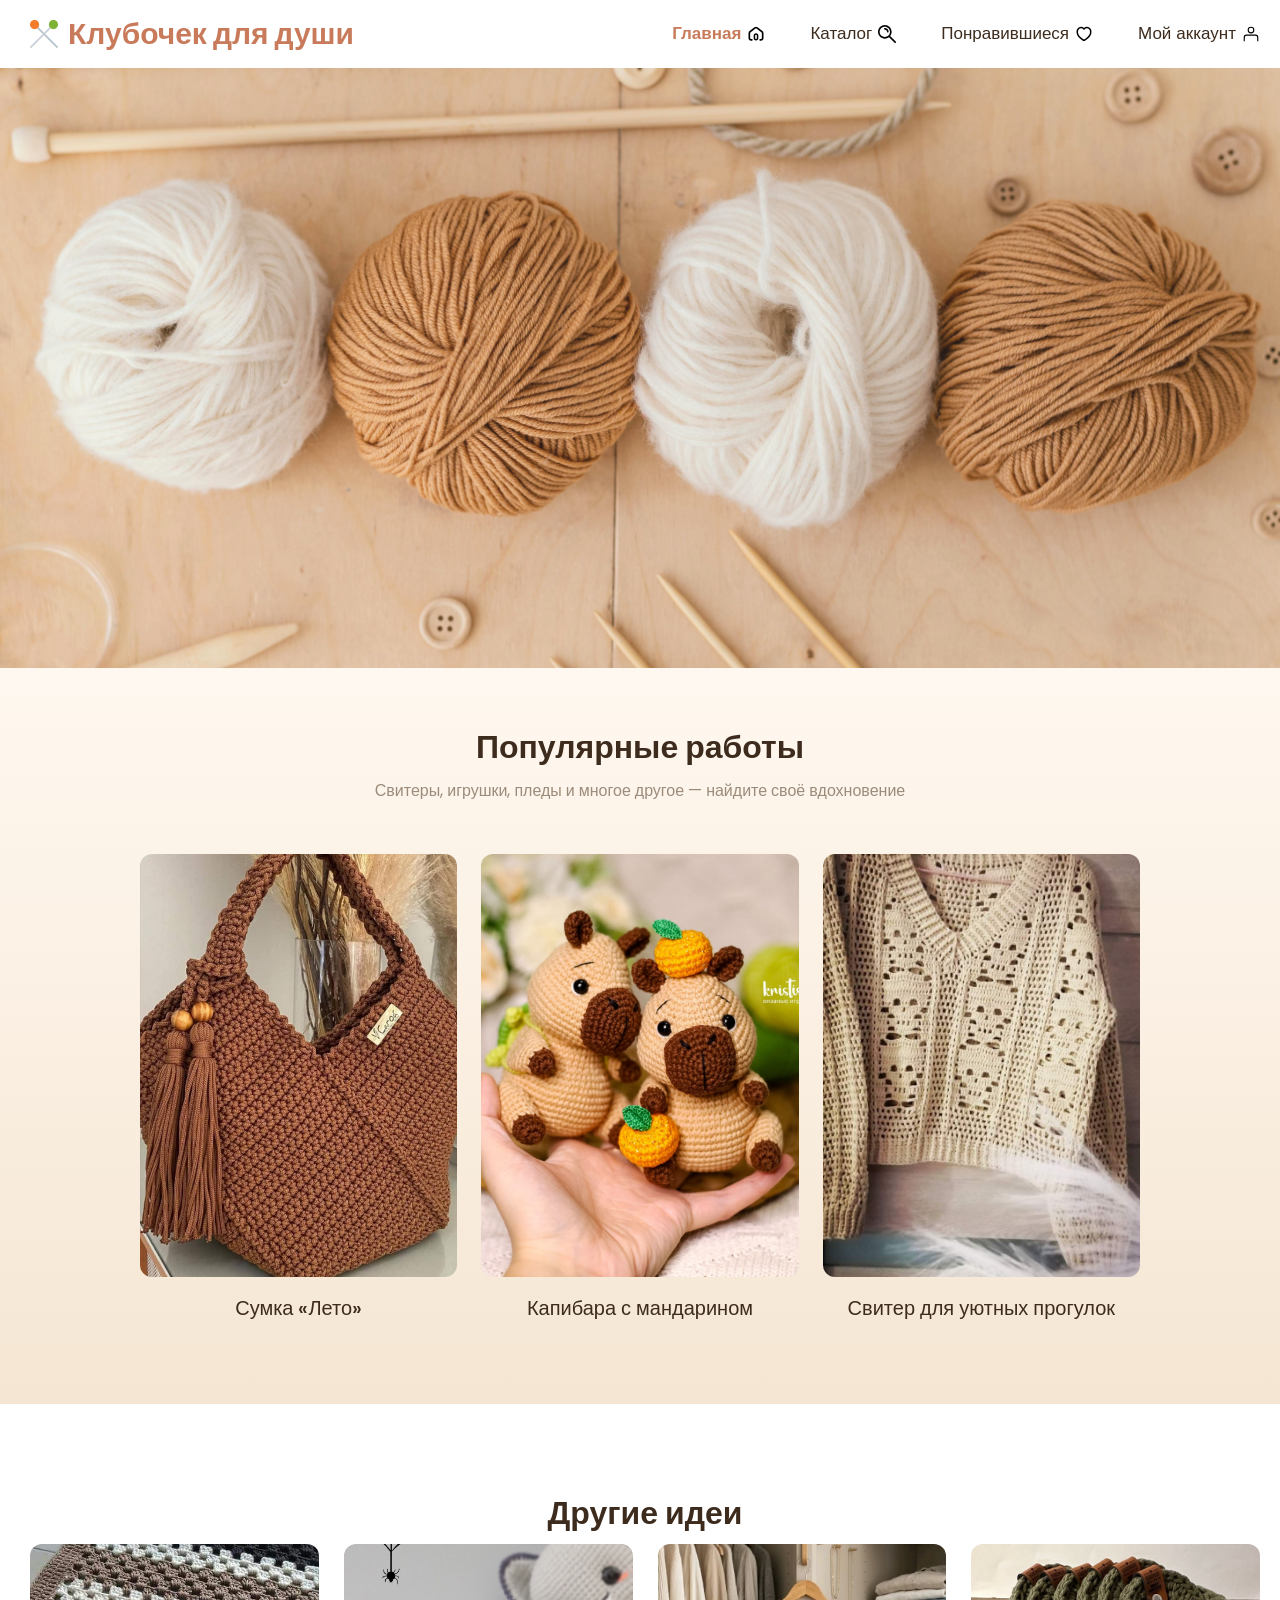
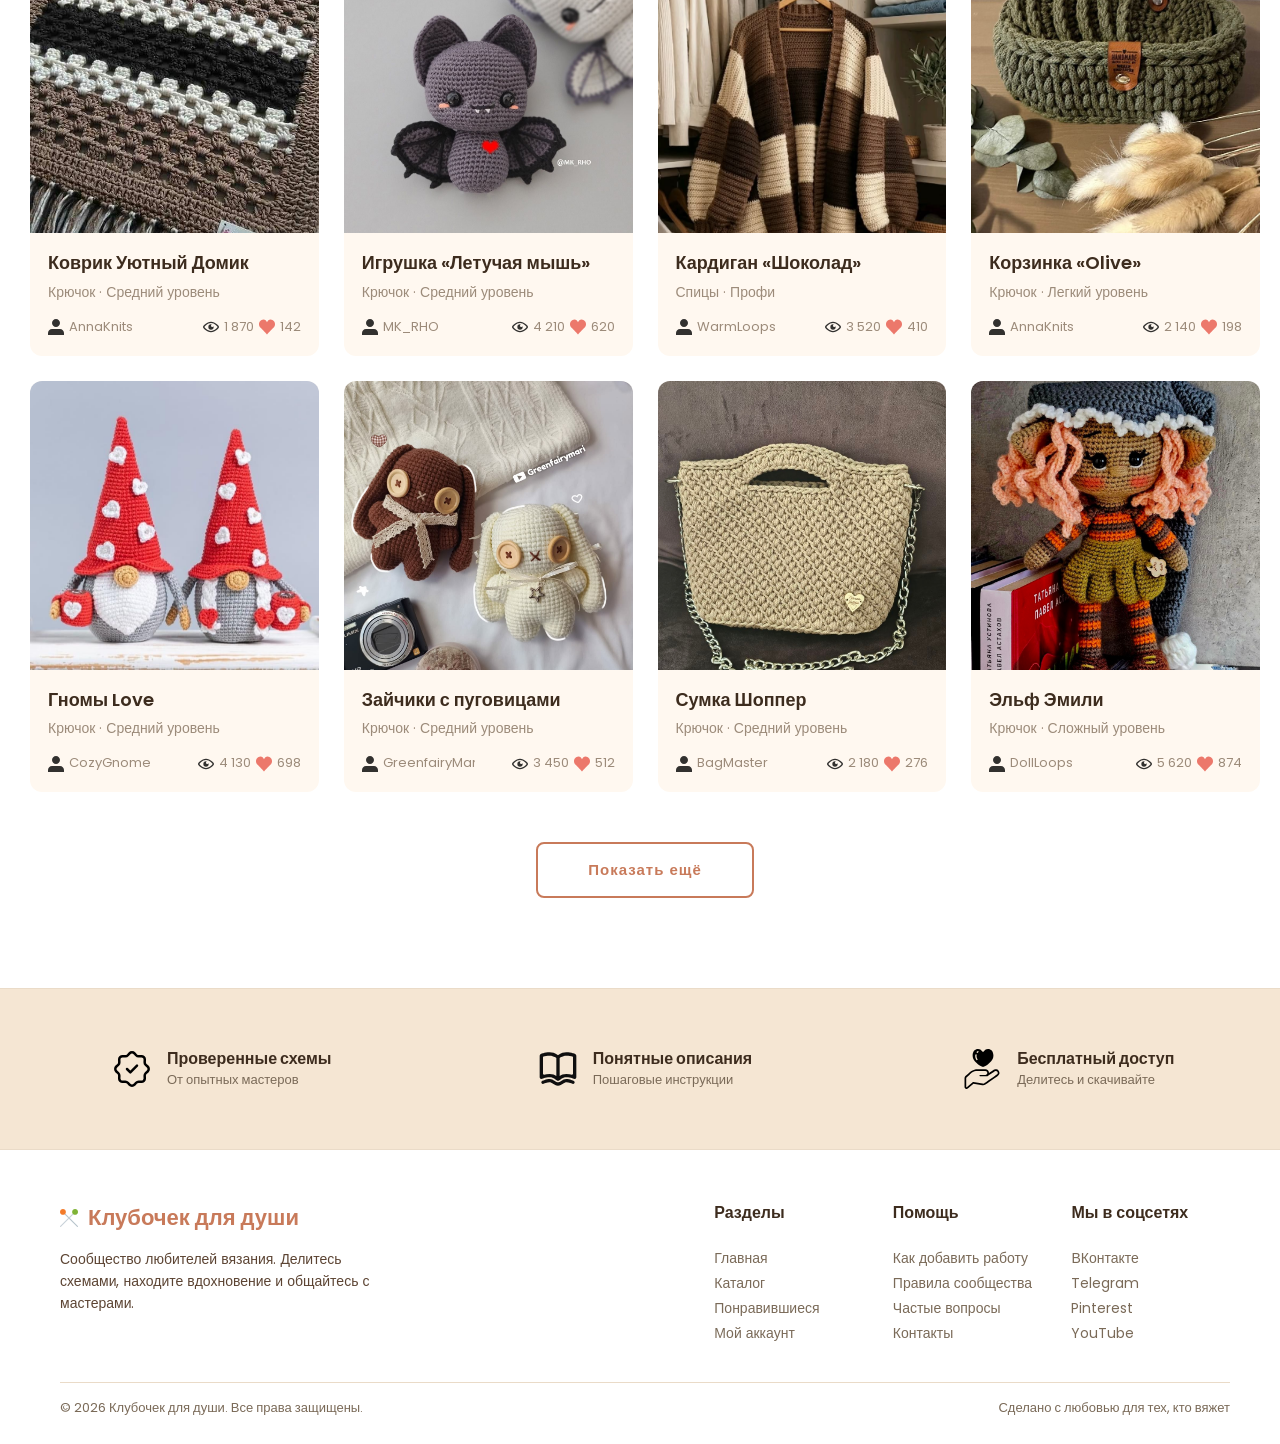
<file: index.html>
<!DOCTYPE html>
<html lang="ru">
<head>
    <meta charset="UTF-8">
    <meta name="viewport" content="width=device-width, initial-scale=1.0">
    <title>Kniting for You</title>
    <link rel="stylesheet" href="css/style.css">
</head>
<body>
    <header class="container">
        <span class="knite">
            <img src="images/knitting.svg" alt="" class="menu_icon">
            Клубочек для души
        </span>
        <nav>
            <ul>
                <li class="active"><a href="#">
                    Главная
                    <img src="images/home.svg" alt="" class="menu_icon">
                </a></li>
                <li><a href="#">
                    Каталог
                    <img src="images/loupe.svg" alt="" class="menu_icon">
                </a></li>
                <li><a href="#">
                    Понравившиеся
                    <img src="images/love.svg" alt="" class="menu_icon">
                </a></li>
                <li><a href="#">
                    Мой аккаунт
                    <img src="images/account.svg" alt="" class="menu_icon">
                </a></li>
            </ul>
        </nav>
    </header>

    <div class="photo">
        <img src="images/first_photo.jpg" alt="">
    </div>

    <section class="popular_cards">

        <h2 class="popular_title">Популярные работы</h2>
        <p class="popular_subtitle">
            Свитеры, игрушки, пледы и многое другое — найдите своё вдохновение
        </p>

        <div class="cards">
            <a href="#" class="card">
                <div class="card_img">
                    <img src="images/card1.jpg" alt="">
                </div>
                <h3 class="card_title">Сумка «Лето»</h3>
            </a>

            <a href="pattern.html" class="card">
                <div class="card_img">
                    <img src="images/card2.jpg" alt="">
                </div>
                <h3 class="card_title">Капибара с мандарином</h3>
            </a>

            <a href="#" class="card">
                <div class="card_img">
                    <img src="images/card3.jpg" alt="">
                </div>
                <h3 class="card_title">Свитер для уютных прогулок</h3>
            </a>
        </div>
    </section>

    <section class="other_ideas">
        <div class="container">
            <h2 class="ideas_title">Другие идеи</h2>

            <div class="ideas_grid">

                <a href="#" class="idea_card">
                    <div class="idea_card_img">
                        <img src="images/idea1.jpg" alt="">
                    </div>
                    <h3 class="idea_card_title">Коврик Уютный Домик</h3>
                    <p class="idea_card_category">Крючок · Средний уровень</p>
                    <p class="idea_card_meta">
                        <span class="idea_card_author">
                            <img src="images/people.svg" alt="" class="icon">
                            AnnaKnits
                        </span>
                        <span class="idea_card_views">
                            <img src="images/eye.svg" alt="" class="icon">
                            1 870
                            <img src="images/like.svg" alt="" class="icon">
                            142
                        </span>
                    </p>
                </a>

                <a href="#" class="idea_card">
                    <div class="idea_card_img">
                        <img src="images/idea2.jpg" alt="">
                    </div>
                    <h3 class="idea_card_title">Игрушка «Летучая мышь»</h3>
                    <p class="idea_card_category">Крючок · Средний уровень</p>
                    <p class="idea_card_meta">
                        <span class="idea_card_author">
                            <img src="images/people.svg" alt="" class="icon">
                            MK_RHO
                        </span>
                        <span class="idea_card_views">
                            <img src="images/eye.svg" alt="" class="icon">
                            4 210
                            <img src="images/like.svg" alt="" class="icon">
                            620
                        </span>
                    </p>
                </a>

                <a href="#" class="idea_card">
                    <div class="idea_card_img">
                        <img src="images/idea3.jpg" alt="">
                    </div>
                    <h3 class="idea_card_title">Кардиган «Шоколад»</h3>
                    <p class="idea_card_category">Спицы · Профи</p>
                    <p class="idea_card_meta">
                        <span class="idea_card_author">
                            <img src="images/people.svg" alt="" class="icon">
                            WarmLoops
                        </span>
                        <span class="idea_card_views">
                            <img src="images/eye.svg" alt="" class="icon">
                            3 520
                            <img src="images/like.svg" alt="" class="icon">
                            410
                        </span>
                    </p>
                </a>

                <a href="#" class="idea_card">
                    <div class="idea_card_img">
                        <img src="images/idea4.jpg" alt="">
                    </div>
                    <h3 class="idea_card_title">Корзинка «Olive»</h3>
                    <p class="idea_card_category">Крючок · Легкий уровень</p>
                    <p class="idea_card_meta">
                        <span class="idea_card_author">
                            <img src="images/people.svg" alt="" class="icon">
                            AnnaKnits
                        </span>
                        <span class="idea_card_views">
                            <img src="images/eye.svg" alt="" class="icon">
                            2 140
                            <img src="images/like.svg" alt="" class="icon">
                            198
                        </span>
                    </p>
                </a>

                <a href="#" class="idea_card">
                    <div class="idea_card_img">
                        <img src="images/idea5.jpg" alt="">
                    </div>
                    <h3 class="idea_card_title">Гномы Love</h3>
                    <p class="idea_card_category">Крючок · Средний уровень</p>
                    <p class="idea_card_meta">
                        <span class="idea_card_author">
                            <img src="images/people.svg" alt="" class="icon">
                            CozyGnome
                        </span>
                        <span class="idea_card_views">
                            <img src="images/eye.svg" alt="" class="icon">
                            4 130
                            <img src="images/like.svg" alt="" class="icon">
                            698
                        </span>
                    </p>
                </a>

                <a href="#" class="idea_card">
                    <div class="idea_card_img">
                        <img src="images/idea6.jpg" alt="">
                    </div>
                    <h3 class="idea_card_title">Зайчики с пуговицами</h3>
                    <p class="idea_card_category">Крючок · Средний уровень</p>
                    <p class="idea_card_meta">
                        <span class="idea_card_author">
                            <img src="images/people.svg" alt="" class="icon">
                            GreenfairyMari
                        </span>
                        <span class="idea_card_views">
                            <img src="images/eye.svg" alt="" class="icon">
                            3 450
                            <img src="images/like.svg" alt="" class="icon">
                            512
                        </span>
                    </p>
                </a>

                <a href="#" class="idea_card">
                    <div class="idea_card_img">
                        <img src="images/idea7.jpg" alt="">
                    </div>
                    <h3 class="idea_card_title">Сумка Шоппер</h3>
                    <p class="idea_card_category">Крючок · Средний уровень</p>
                    <p class="idea_card_meta">
                        <span class="idea_card_author">
                            <img src="images/people.svg" alt="" class="icon">
                            BagMaster
                        </span>
                        <span class="idea_card_views">
                            <img src="images/eye.svg" alt="" class="icon">
                            2 180
                            <img src="images/like.svg" alt="" class="icon">
                            276
                        </span>
                    </p>
                </a>

                <a href="#" class="idea_card">
                    <div class="idea_card_img">
                        <img src="images/idea8.jpg" alt="">
                    </div>
                    <h3 class="idea_card_title">Эльф Эмили</h3>
                    <p class="idea_card_category">Крючок · Сложный уровень</p>
                    <p class="idea_card_meta">
                        <span class="idea_card_author">
                            <img src="images/people.svg" alt="" class="icon">
                            DollLoops
                        </span>
                        <span class="idea_card_views">
                            <img src="images/eye.svg" alt="" class="icon">
                            5 620
                            <img src="images/like.svg" alt="" class="icon">
                            874
                        </span>
                    </p>
                </a>
            </div>

            <div class="ideas_more">
                <a href="#" class="ideas_more_btn">Показать ещё</a>
            </div>
        </div>
    </section>

    <section class="features">
        <div class="container">
            <div class="features_grid">

                <div class="feature">
                    <img src="images/quality.svg" alt="" class="feature_icon">
                    <div class="feature_text">
                        <h3 class="feature_title">Проверенные схемы</h3>
                        <p class="feature_subtitle">От опытных мастеров</p>
                    </div>
                </div>

                <div class="feature">
                    <img src="images/book.svg" alt="" class="feature_icon">
                    <div class="feature_text">
                        <h3 class="feature_title">Понятные описания</h3>
                        <p class="feature_subtitle">Пошаговые инструкции</p>
                    </div>
                </div>

                <div class="feature">
                    <img src="images/heart.svg" alt="" class="feature_icon">
                    <div class="feature_text">
                        <h3 class="feature_title">Бесплатный доступ</h3>
                        <p class="feature_subtitle">Делитесь и скачивайте</p>
                    </div>
                </div>

            </div>
        </div>
    </section>

    <footer class="footer">
        <div class="container">

            <div class="footer_top">

                <div class="footer_col">
                    <span class="footer_logo">
                    <img src="images/knitting.svg" alt="" class="menu_icon">
                    Клубочек для души
                </span>
                    <p class="footer_about">
                        Сообщество любителей вязания. Делитесь схемами, находите вдохновение и общайтесь с мастерами.
                    </p>
                </div>

                <div class="footer_col">
                    <h4 class="footer_heading">Разделы</h4>
                    <ul class="footer_list">
                        <li><a href="#">Главная</a></li>
                        <li><a href="#">Каталог</a></li>
                        <li><a href="#">Понравившиеся</a></li>
                        <li><a href="#">Мой аккаунт</a></li>
                    </ul>
                </div>

                <div class="footer_col">
                    <h4 class="footer_heading">Помощь</h4>
                    <ul class="footer_list">
                        <li><a href="#">Как добавить работу</a></li>
                        <li><a href="#">Правила сообщества</a></li>
                        <li><a href="#">Частые вопросы</a></li>
                        <li><a href="#">Контакты</a></li>
                    </ul>
                </div>

                <div class="footer_col">
                    <h4 class="footer_heading">Мы в соцсетях</h4>
                    <ul class="footer_list">
                        <li><a href="#">ВКонтакте</a></li>
                        <li><a href="#">Telegram</a></li>
                        <li><a href="#">Pinterest</a></li>
                        <li><a href="#">YouTube</a></li>
                    </ul>
                </div>

            </div>

            <div class="footer_bottom">
                <p>© 2026 Клубочек для души. Все права защищены.</p>
                <p>Сделано с любовью для тех, кто вяжет</p>
            </div>
        </div>
    </footer>

</body>
</html>
</file>
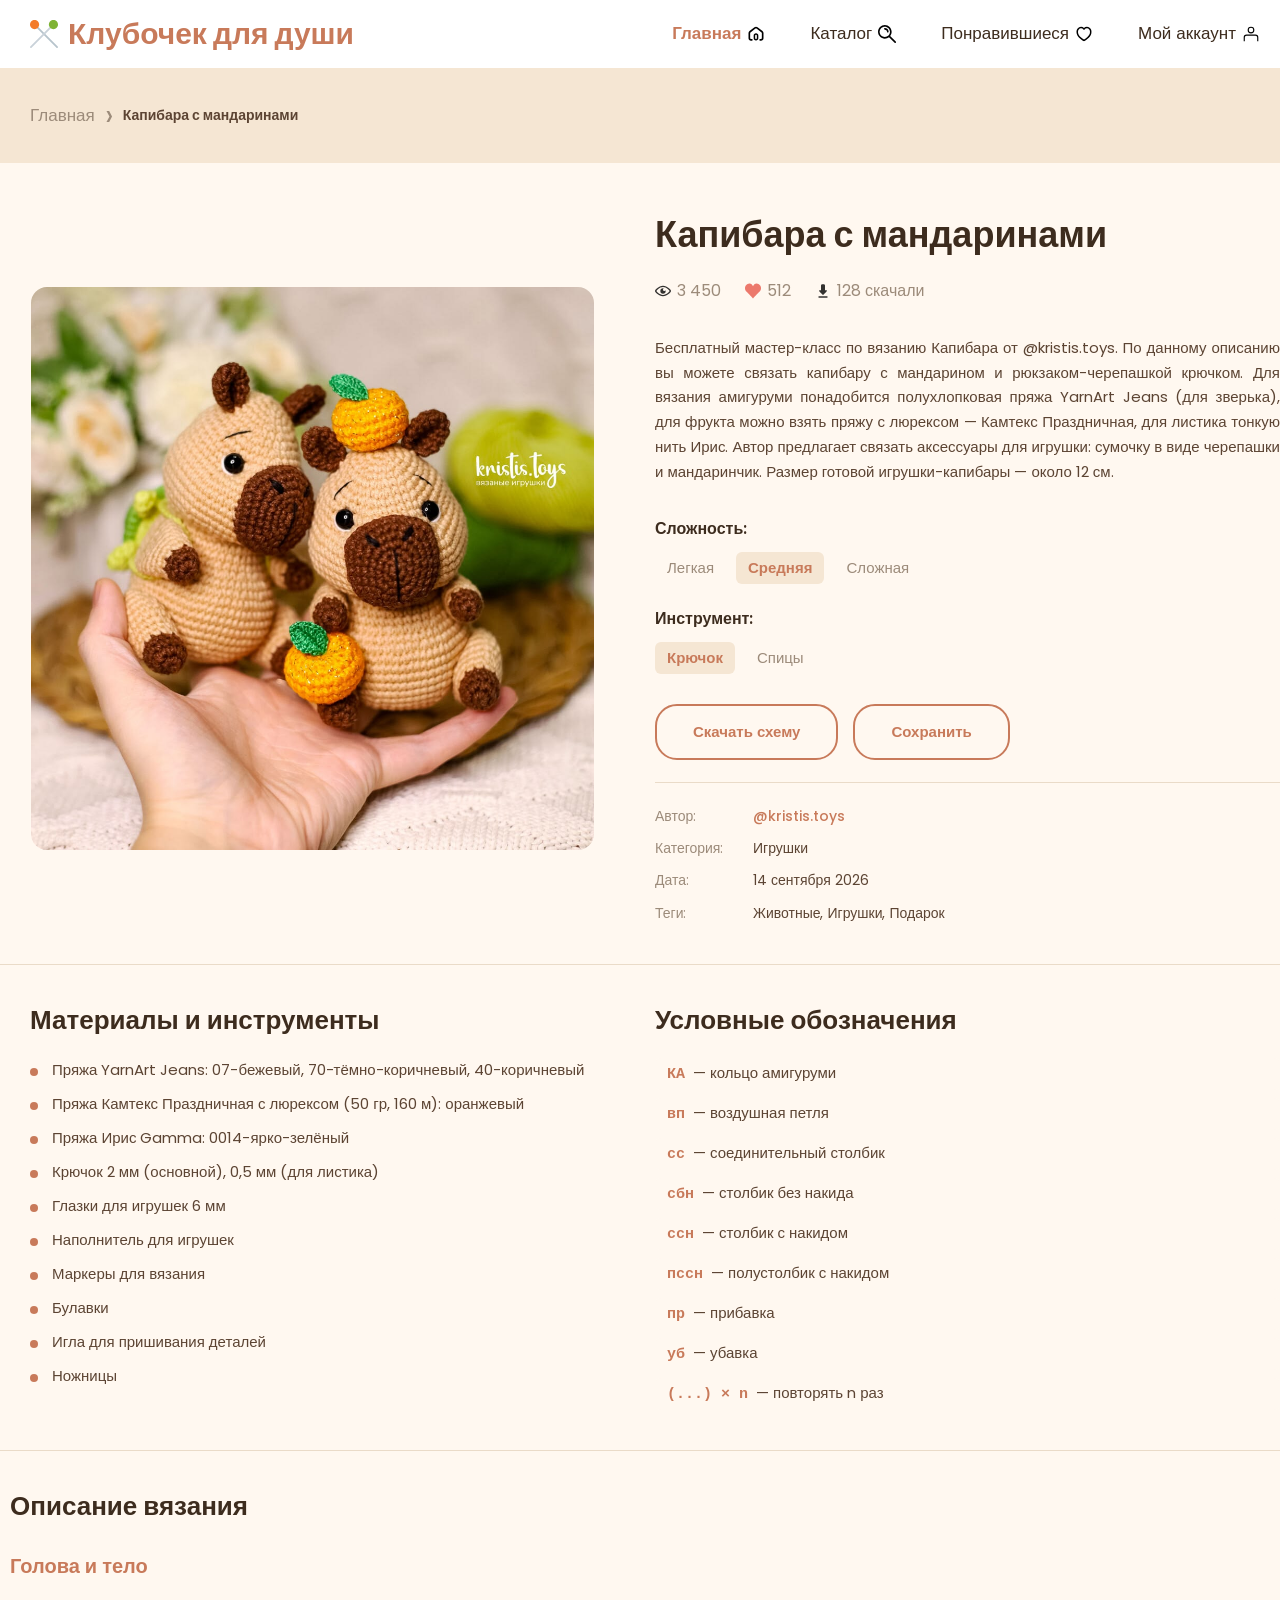
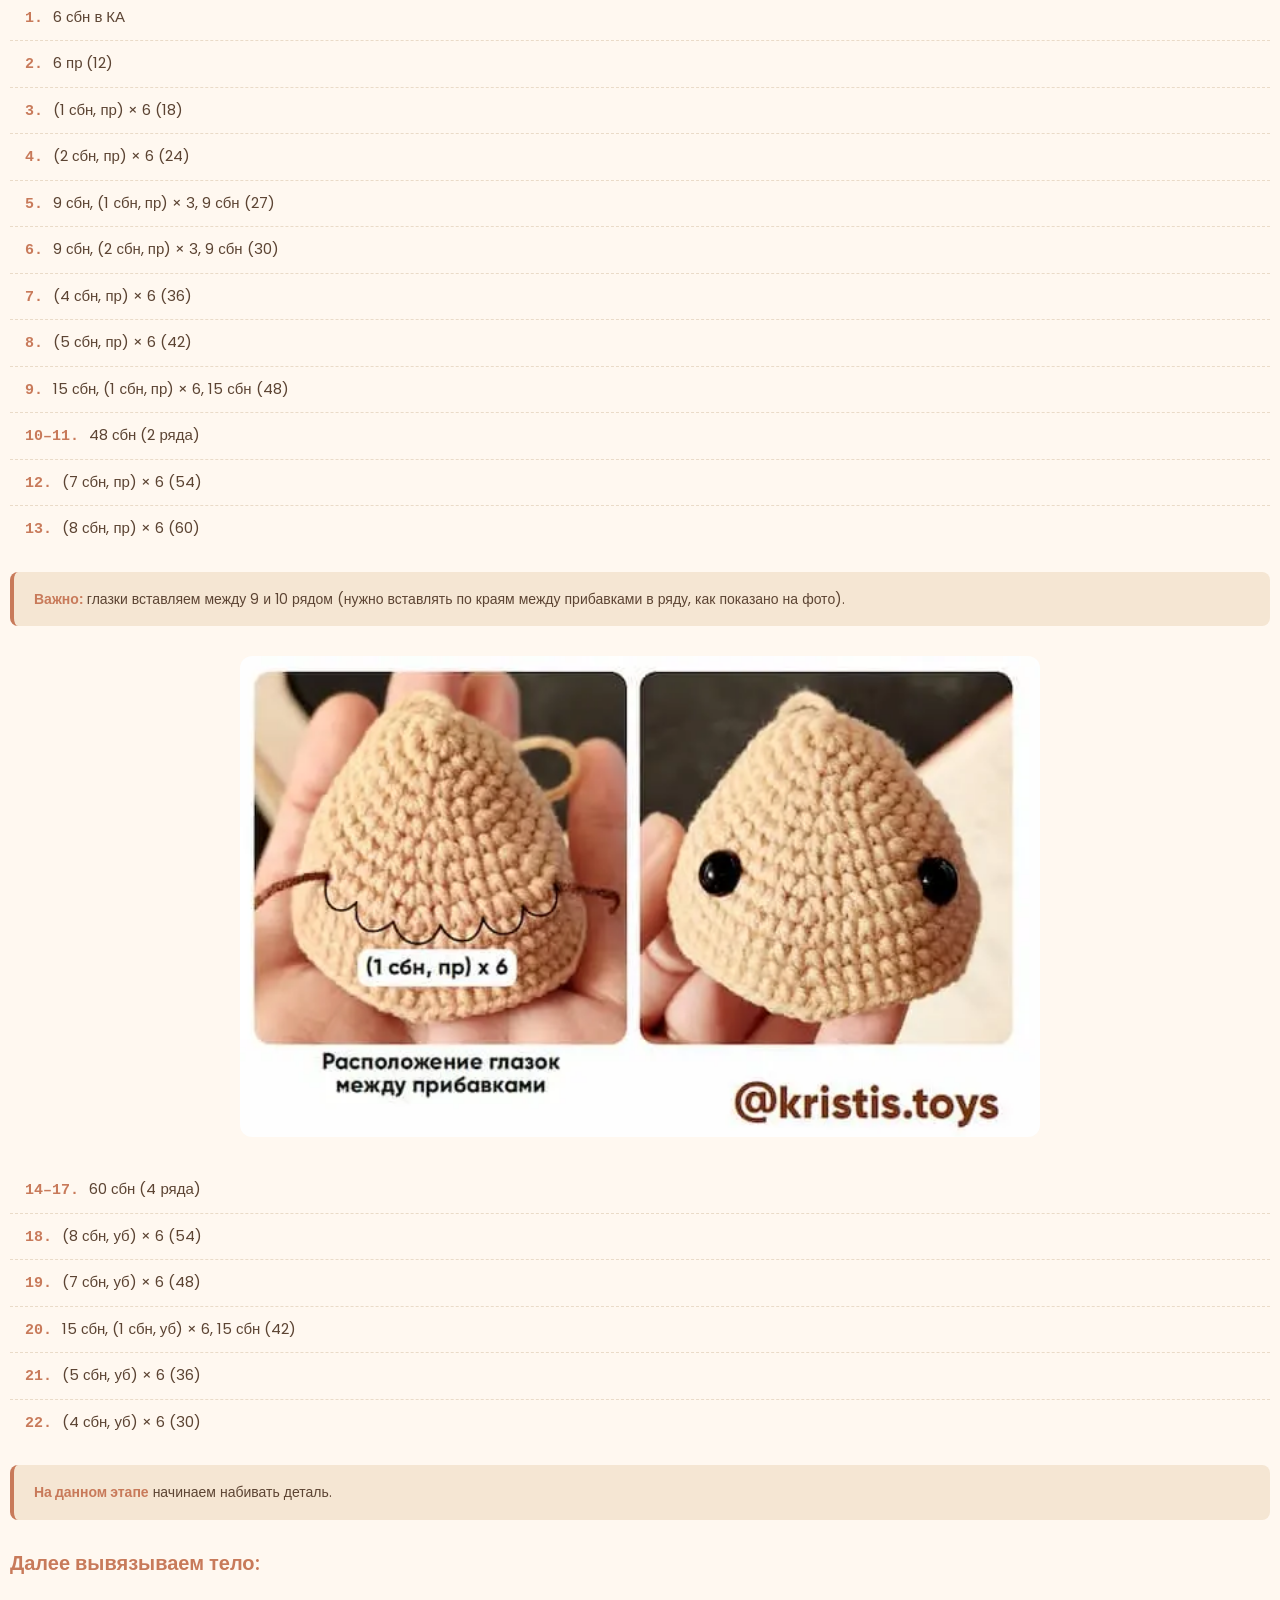
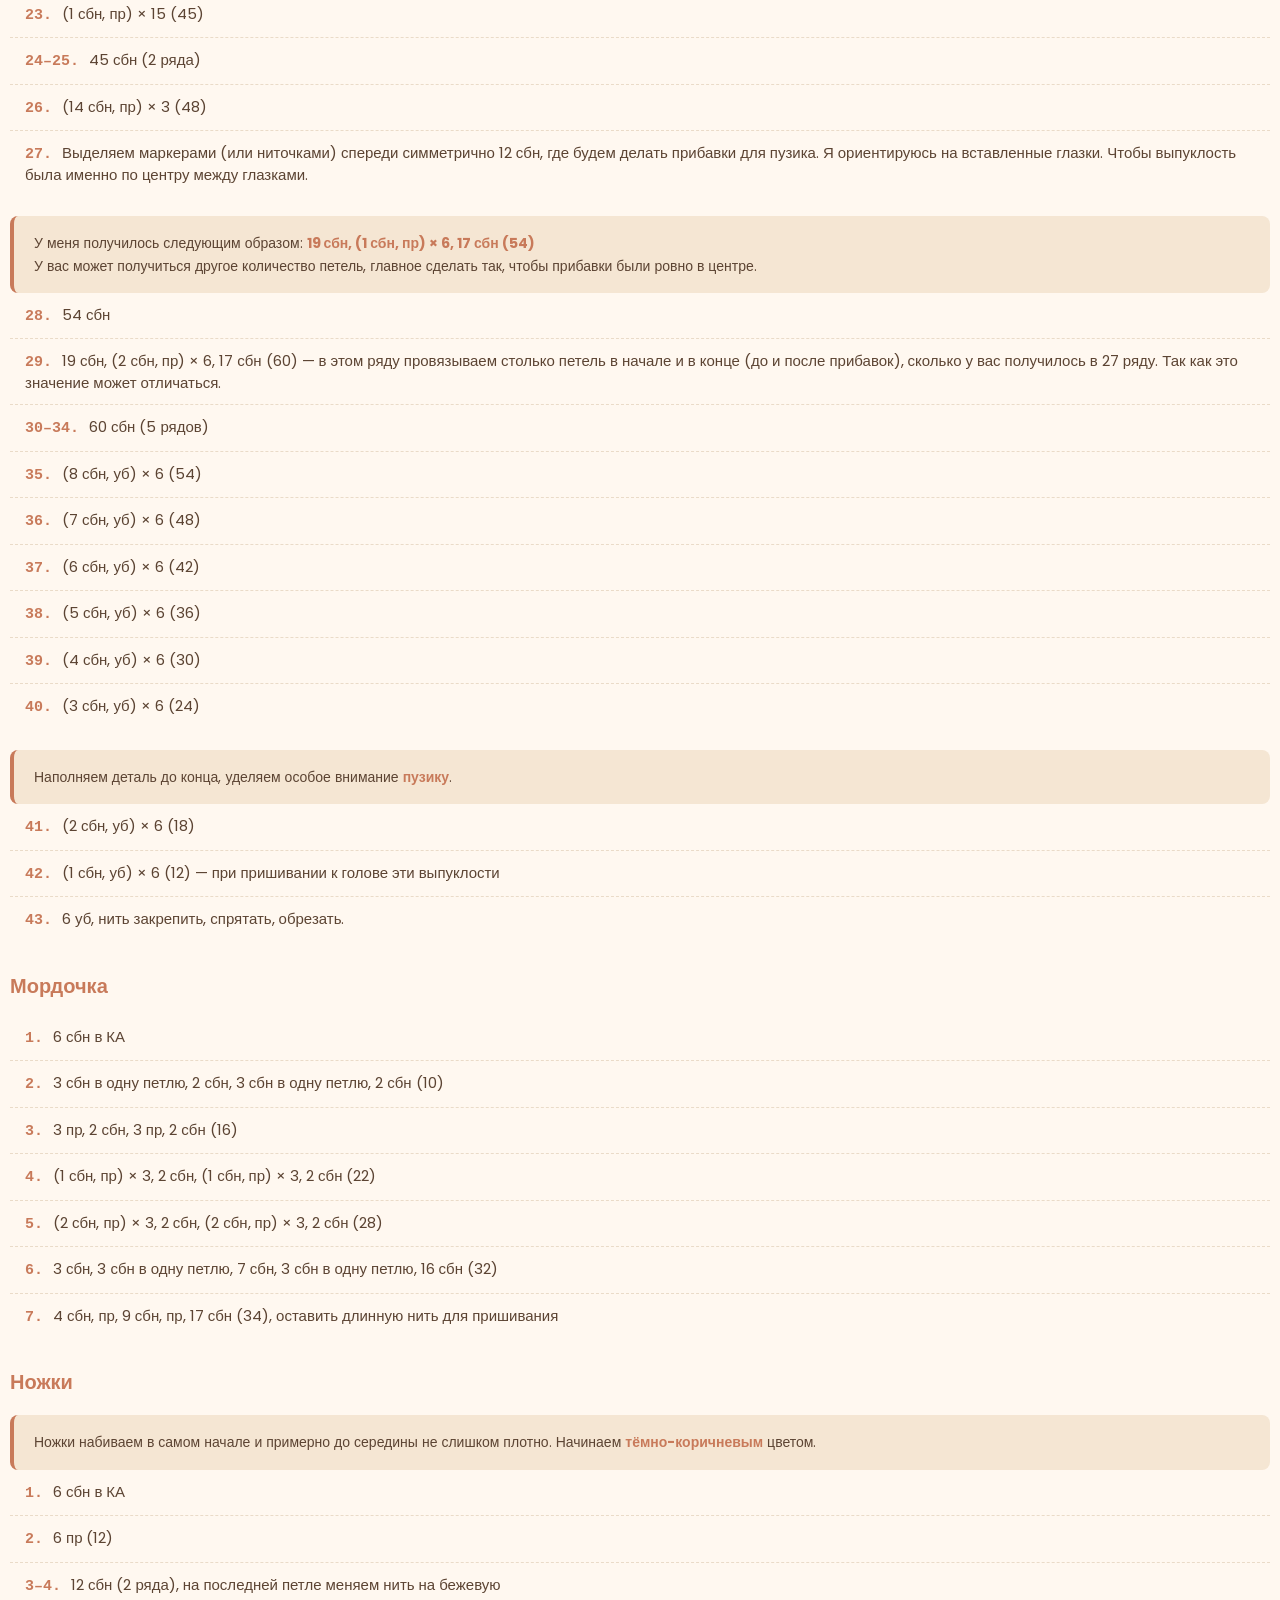
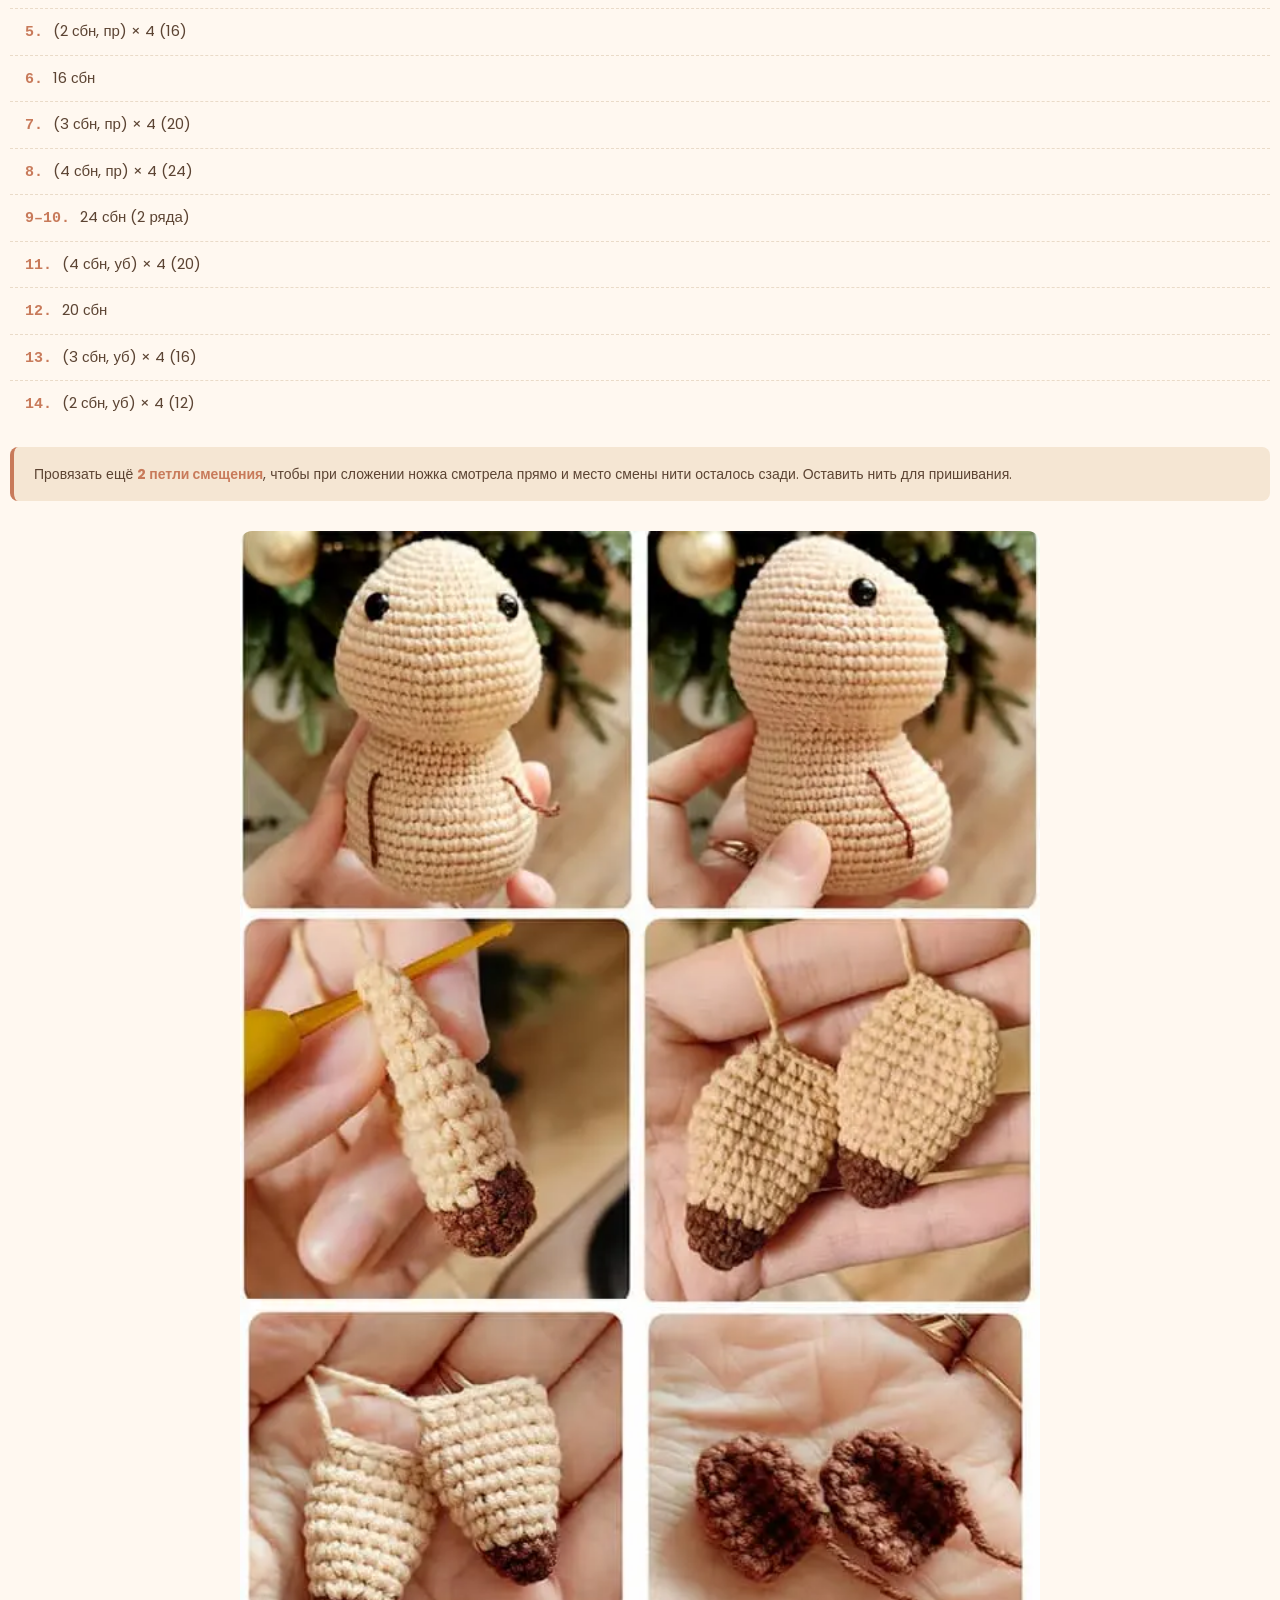
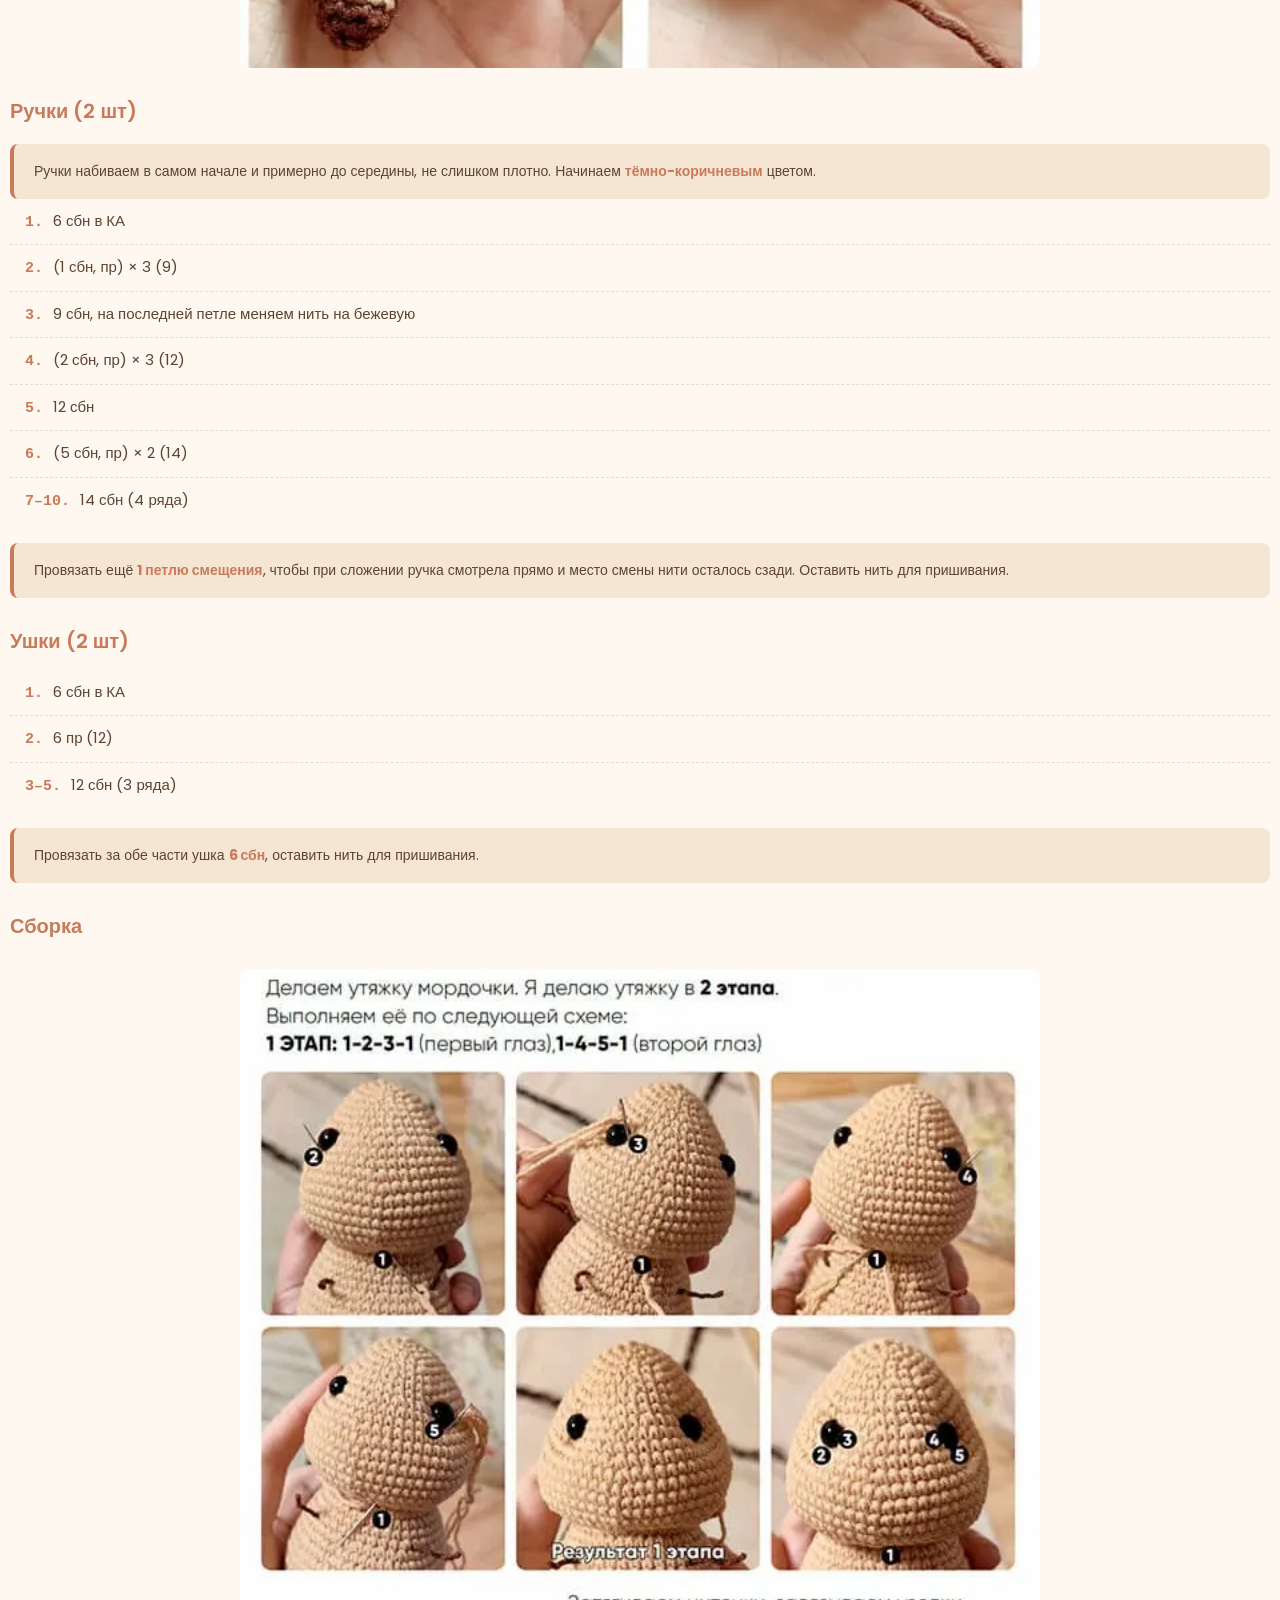
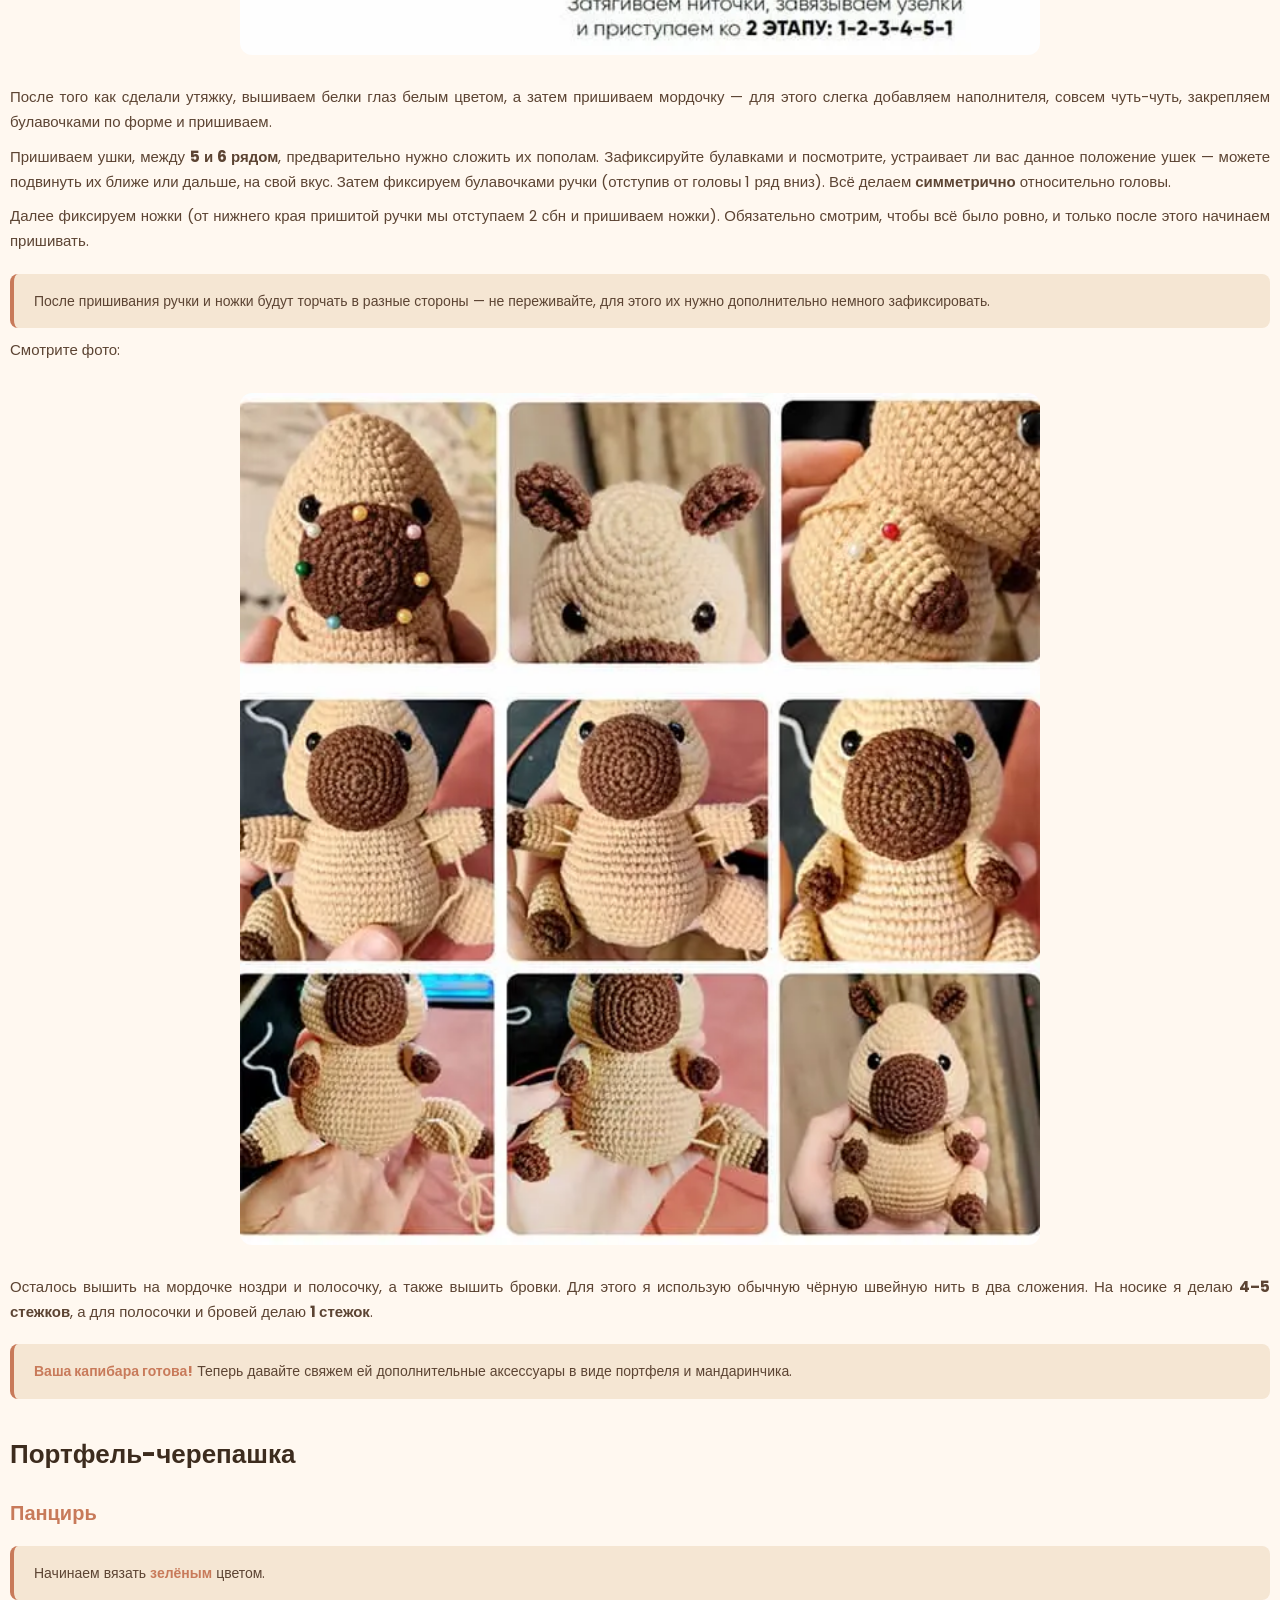
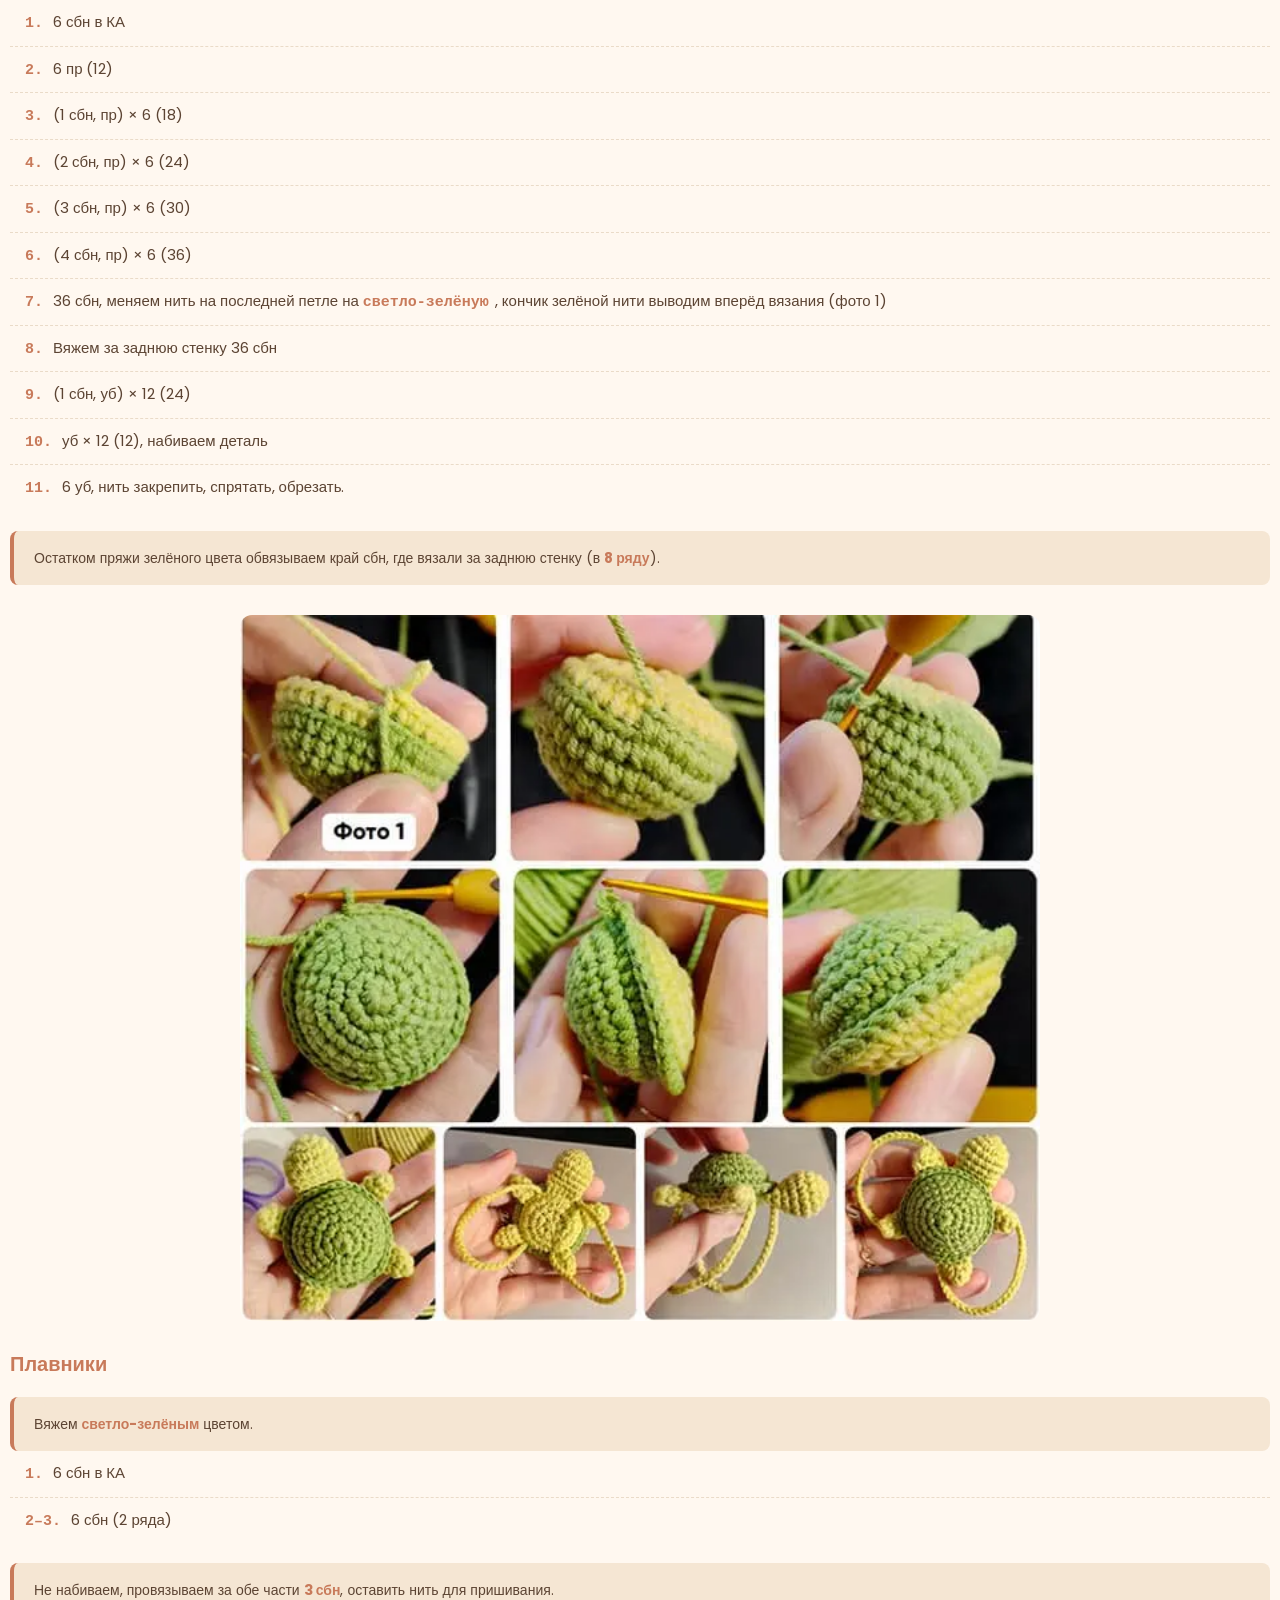
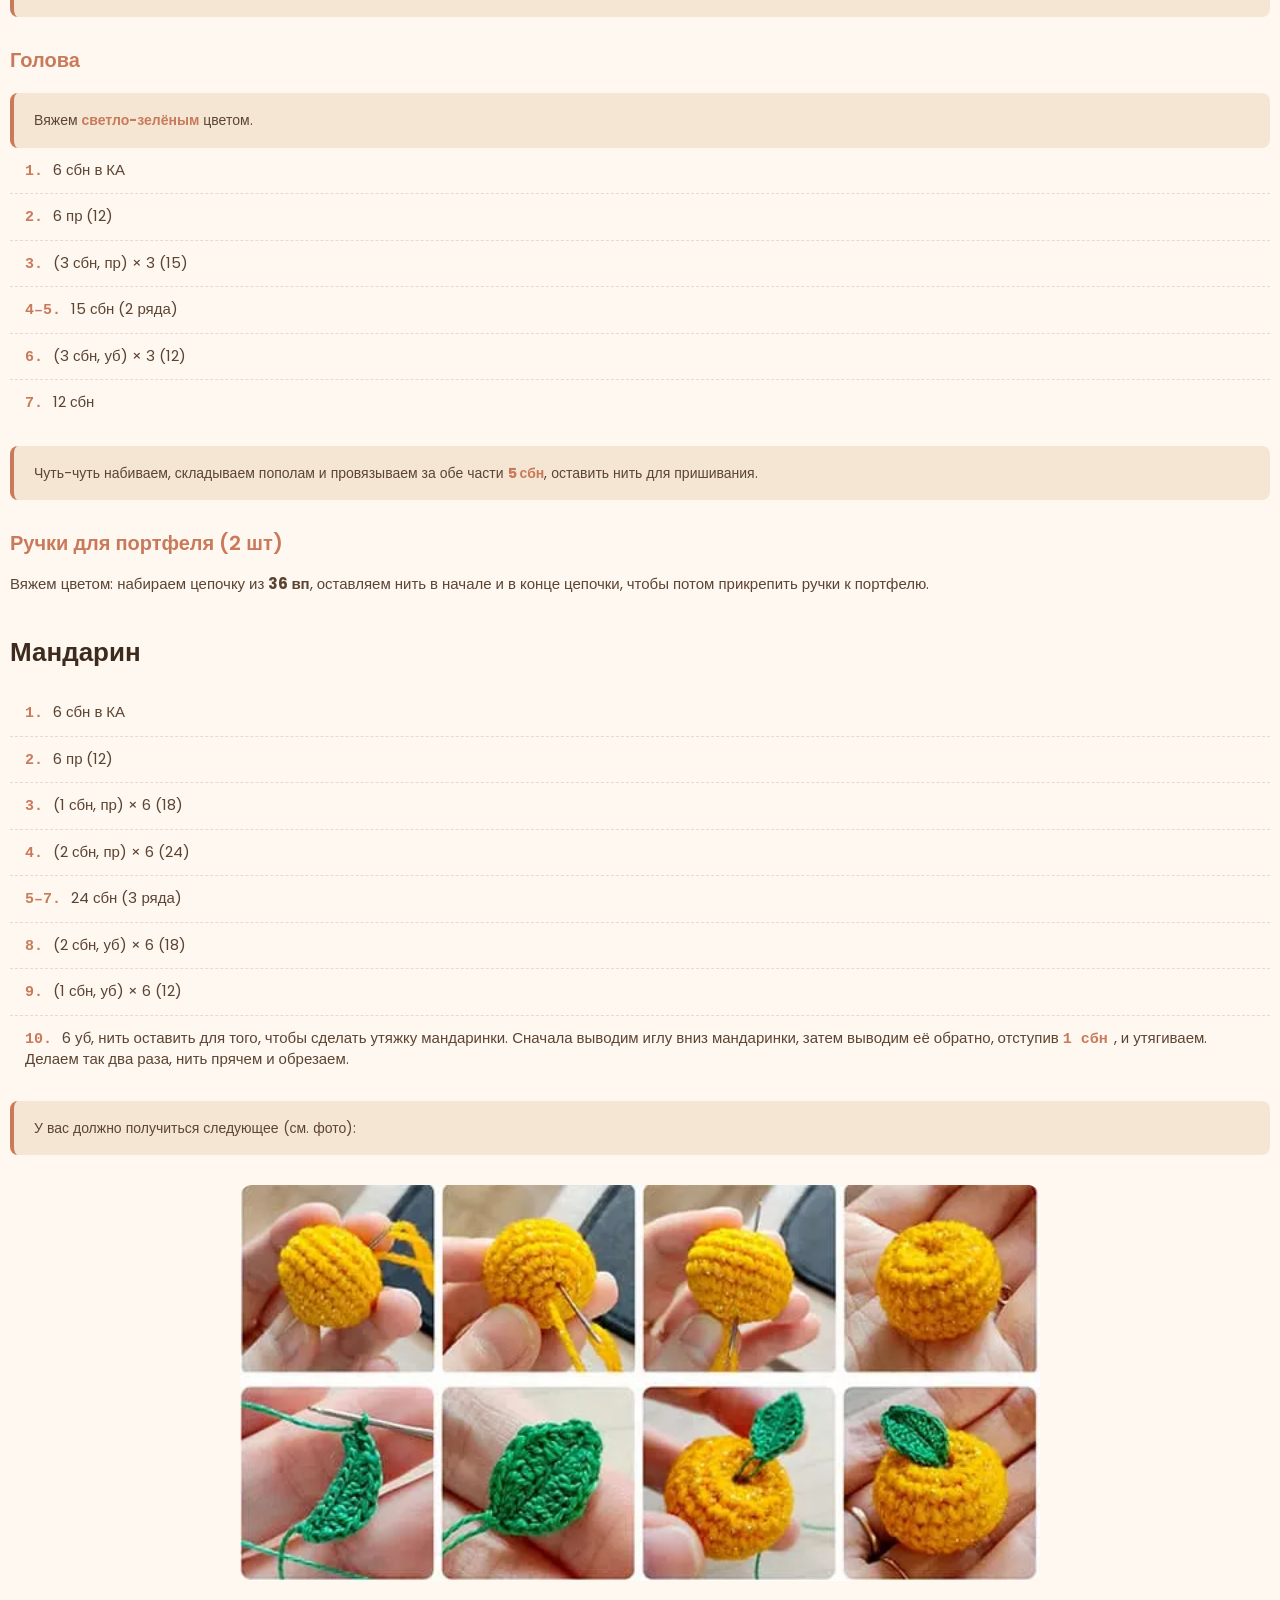
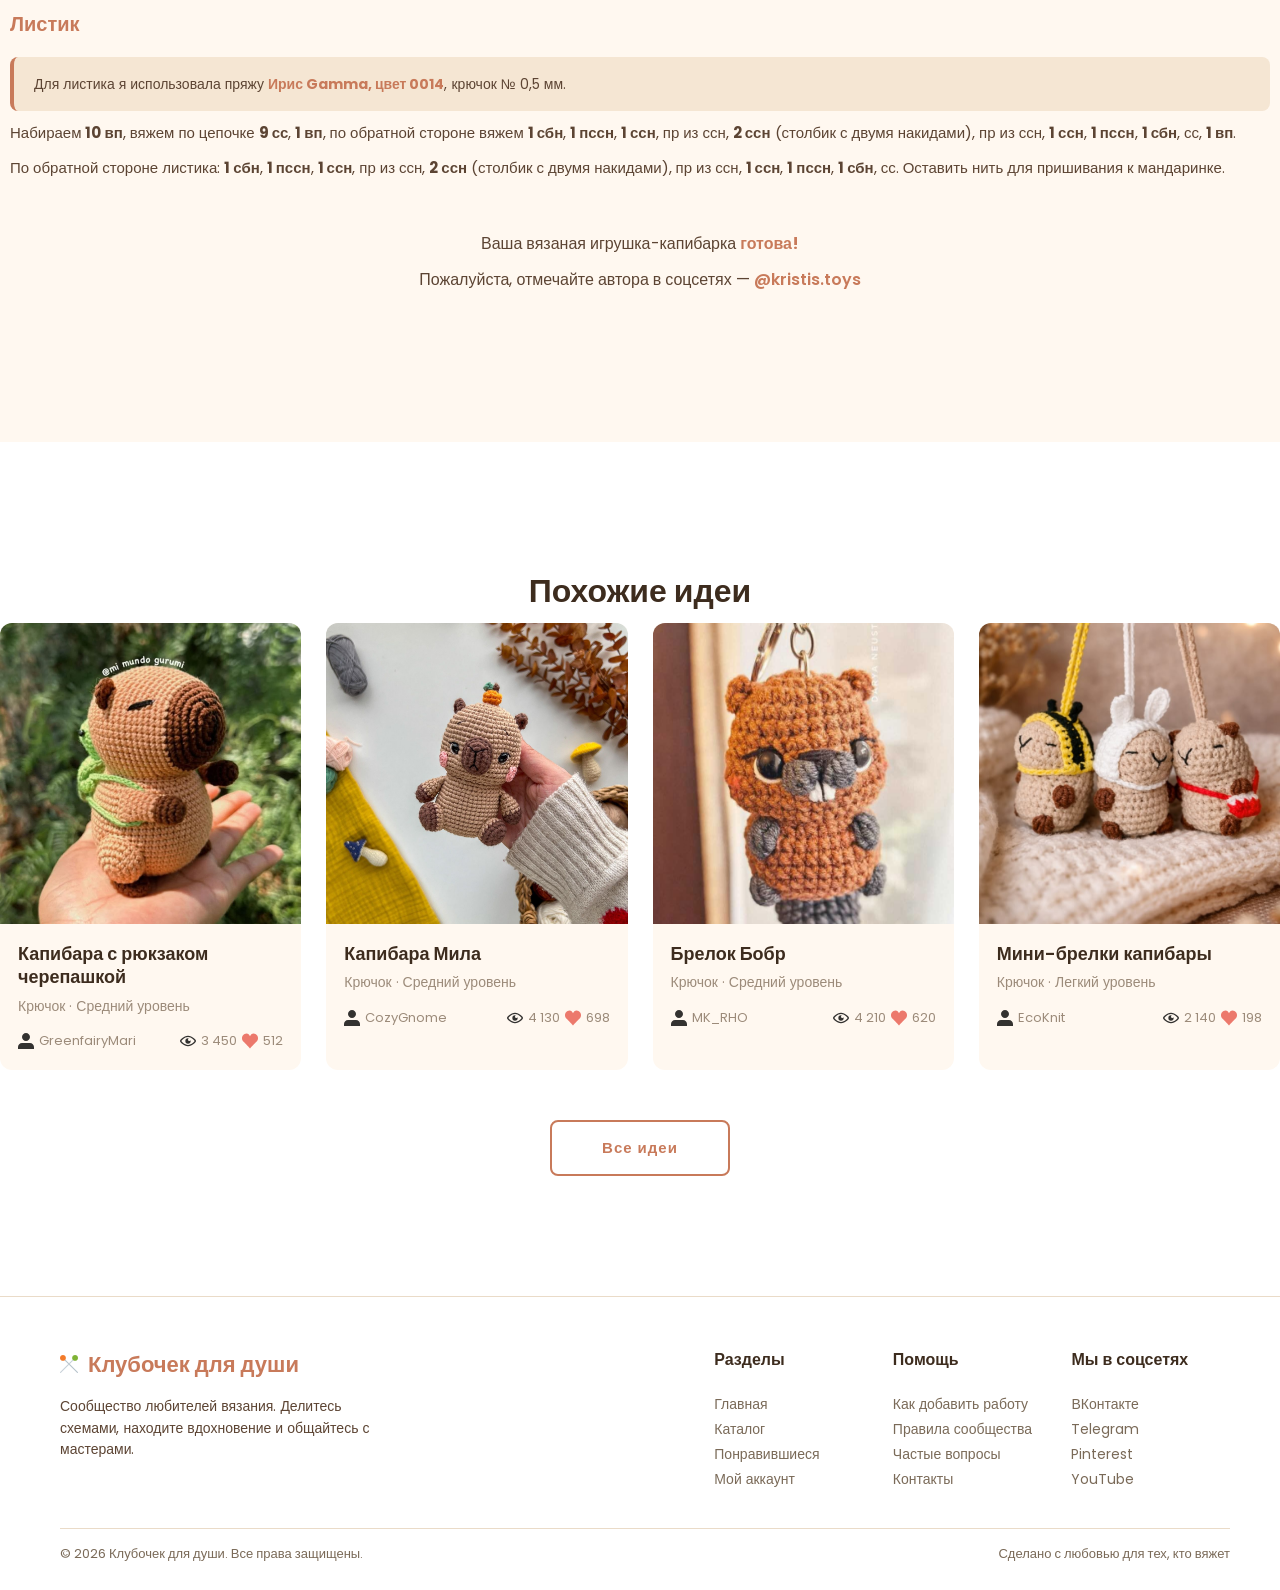
<file: pattern.html>
<!DOCTYPE html>
<html lang="ru">
<head>
    <meta charset="UTF-8">
    <meta name="viewport" content="width=device-width, initial-scale=1.0">
    <title>Капибара с мандаринами — Клубочек для души</title>
    <link rel="stylesheet" href="css/style.css">
</head>
<body>
    <header class="container">
            <span class="knite">
                <img src="images/knitting.svg" alt="" class="menu_icon">
                Клубочек для души
            </span>
        <nav>
            <ul>
                <li class="active"><a href="#">
                    Главная
                    <img src="images/home.svg" alt="" class="menu_icon">
                </a></li>
                <li><a href="#">
                    Каталог
                    <img src="images/loupe.svg" alt="" class="menu_icon">
                </a></li>
                <li><a href="#">
                    Понравившиеся
                    <img src="images/love.svg" alt="" class="menu_icon">
                </a></li>
                <li><a href="#">
                    Мой аккаунт
                    <img src="images/account.svg" alt="" class="menu_icon">
                </a></li>
            </ul>
        </nav>
    </header>

    <div class="transfer_wrap">
        <div class="container">
            <nav class="transfer">
                <a href="index.html">Главная</a>
                <span class="sep">›</span>
                <span class="current">Капибара с мандаринами</span>
            </nav>
        </div>
    </div>

    <main class="pattern_container">
        <div class="pattern_grid">
            <div class="pattern_photo">
                <img src="images/card2.jpg" alt="">
            </div>

            <div class="pattern_info">

                <h1 class="pattern_title">Капибара с мандаринами</h1>
                <p class="pattern_metrics">
                <span class="pattern_metric">
                    <img src="images/eye.svg" alt="" class="icon">
                    3 450
                </span>
                    <span class="pattern_metric">
                    <img src="images/like.svg" alt="" class="icon">
                    512
                </span>
                    <span class="pattern_metric">
                    <img src="images/download.svg" alt="" class="icon">
                    128 скачали
                </span>
                </p>

                <p class="pattern_desc">
                    Бесплатный мастер-класс по вязанию Капибара от @kristis.toys.
                    По данному описанию вы можете связать капибару с мандарином и рюкзаком-черепашкой крючком. Для вязания амигуруми понадобится полухлопковая пряжа YarnArt Jeans (для зверька), для фрукта можно взять пряжу с люрексом — Камтекс Праздничная, для листика тонкую нить Ирис. Автор предлагает связать аксессуары для игрушки: сумочку в виде черепашки и мандаринчик.
                    Размер готовой игрушки-капибары — около 12 см.
                </p>

                <div class="pattern_option">
                    <span class="pattern_option_label">Сложность:</span>
                    <div class="pattern_option_values">
                        <span class="option_text">Легкая</span>
                        <span class="option_text active">Средняя</span>
                        <span class="option_text">Сложная</span>
                    </div>
                </div>

                <div class="pattern_option">
                    <span class="pattern_option_label">Инструмент:</span>
                    <div class="pattern_option_values">
                        <span class="option_text active">Крючок</span>
                        <span class="option_text">Спицы</span>
                    </div>
                </div>


                <div class="pattern_actions">
                    <a href="#" class="btn_primary">Скачать схему</a>
                    <a href="#" class="btn_secondary">Сохранить</a>
                </div>

                <div class="pattern_meta">
                    <p><span>Автор:</span> <a href="profile.html">@kristis.toys</a></p>
                    <p><span>Категория:</span> Игрушки</p>
                    <p><span>Дата:</span> 14 сентября 2026</p>
                    <p><span>Теги:</span> Животные, Игрушки, Подарок</p>
                </div>
            </div>
        </div>


    </main>

    <div class="pattern_row">

        <section class="pattern_section">
            <h2 class="pattern_section_title">Материалы и инструменты</h2>
            <ul class="pattern_list">
                <li>Пряжа YarnArt Jeans: 07-бежевый, 70-тёмно-коричневый, 40-коричневый</li>
                <li>Пряжа Камтекс Праздничная с люрексом (50 гр, 160 м): оранжевый</li>
                <li>Пряжа Ирис Gamma: 0014-ярко-зелёный</li>
                <li>Крючок 2 мм (основной), 0,5 мм (для листика)</li>
                <li>Глазки для игрушек 6 мм</li>
                <li>Наполнитель для игрушек</li>
                <li>Маркеры для вязания</li>
                <li>Булавки</li>
                <li>Игла для пришивания деталей</li>
                <li>Ножницы</li>
            </ul>
        </section>

        <section class="pattern_section">
            <h2 class="pattern_section_title">Условные обозначения</h2>
            <ul class="pattern_abbr">
                <li><strong>КА</strong> — кольцо амигуруми</li>
                <li><strong>вп</strong> — воздушная петля</li>
                <li><strong>сс</strong> — соединительный столбик</li>
                <li><strong>сбн</strong> — столбик без накида</li>
                <li><strong>ссн</strong> — столбик с накидом</li>
                <li><strong>пссн</strong> — полустолбик с накидом</li>
                <li><strong>пр</strong> — прибавка</li>
                <li><strong>уб</strong> — убавка</li>
                <li><strong>(...) × n</strong> — повторять n раз</li>
            </ul>
        </section>

    </div>

    <main class="pattern">

        <section class="pattern_section">
            <h2 class="pattern_section_title">Описание вязания</h2>

            <h3 class="pattern_subtitle">Голова и тело</h3>

            <ol class="pattern_steps">
                <li><strong>1.</strong> 6 сбн в КА</li>
                <li><strong>2.</strong> 6 пр (12)</li>
                <li><strong>3.</strong> (1 сбн, пр) × 6 (18)</li>
                <li><strong>4.</strong> (2 сбн, пр) × 6 (24)</li>
                <li><strong>5.</strong> 9 сбн, (1 сбн, пр) × 3, 9 сбн (27)</li>
                <li><strong>6.</strong> 9 сбн, (2 сбн, пр) × 3, 9 сбн (30)</li>
                <li><strong>7.</strong> (4 сбн, пр) × 6 (36)</li>
                <li><strong>8.</strong> (5 сбн, пр) × 6 (42)</li>
                <li><strong>9.</strong> 15 сбн, (1 сбн, пр) × 6, 15 сбн (48)</li>
                <li><strong>10–11.</strong> 48 сбн (2 ряда)</li>
                <li><strong>12.</strong> (7 сбн, пр) × 6 (54)</li>
                <li><strong>13.</strong> (8 сбн, пр) × 6 (60)</li>
            </ol>

            <p class="pattern_note">
                <strong>Важно:</strong> глазки вставляем между 9 и 10 рядом
                (нужно вставлять по краям между прибавками в ряду, как показано на фото).
            </p>

            <div class="pattern1">
                <img src="images/pattern1.jpg" alt="">
            </div>

            <ol class="pattern_steps">
                <li><strong>14–17.</strong> 60 сбн (4 ряда)</li>
                <li><strong>18.</strong> (8 сбн, уб) × 6 (54)</li>
                <li><strong>19.</strong> (7 сбн, уб) × 6 (48)</li>
                <li><strong>20.</strong> 15 сбн, (1 сбн, уб) × 6, 15 сбн (42)</li>
                <li><strong>21.</strong> (5 сбн, уб) × 6 (36)</li>
                <li><strong>22.</strong> (4 сбн, уб) × 6 (30)</li>
            </ol>

            <p class="pattern_note">
                <strong>На данном этапе</strong> начинаем набивать деталь.
            </p>

            <h3 class="pattern_subtitle">Далее вывязываем тело:</h3>

            <ol class="pattern_steps" start="23">
                <li><strong>23.</strong> (1 сбн, пр) × 15 (45)</li>
                <li><strong>24–25.</strong> 45 сбн (2 ряда)</li>
                <li><strong>26.</strong> (14 сбн, пр) × 3 (48)</li>
                <li><strong>27.</strong> Выделяем маркерами (или ниточками) спереди симметрично 12 сбн, где будем делать прибавки для пузика. Я ориентируюсь на вставленные глазки. Чтобы выпуклость была именно по центру между глазками.</li>
            </ol>

            <p class="pattern_note">
                У меня получилось следующим образом: <strong>19 сбн, (1 сбн, пр) × 6, 17 сбн (54)</strong><br>
                У вас может получиться другое количество петель, главное сделать так, чтобы прибавки были ровно в центре.
            </p>

            <ol class="pattern_steps" start="28">
                <li><strong>28.</strong> 54 сбн</li>
                <li><strong>29.</strong> 19 сбн, (2 сбн, пр) × 6, 17 сбн (60) — в этом ряду провязываем столько петель в начале и в конце (до и после прибавок), сколько у вас получилось в 27 ряду. Так как это значение может отличаться.</li>
                <li><strong>30–34.</strong> 60 сбн (5 рядов)</li>
                <li><strong>35.</strong> (8 сбн, уб) × 6 (54)</li>
                <li><strong>36.</strong> (7 сбн, уб) × 6 (48)</li>
                <li><strong>37.</strong> (6 сбн, уб) × 6 (42)</li>
                <li><strong>38.</strong> (5 сбн, уб) × 6 (36)</li>
                <li><strong>39.</strong> (4 сбн, уб) × 6 (30)</li>
                <li><strong>40.</strong> (3 сбн, уб) × 6 (24)</li>
            </ol>

            <p class="pattern_note">
                Наполняем деталь до конца, уделяем особое внимание <strong>пузику</strong>.
            </p>

            <ol class="pattern_steps" start="41">
                <li><strong>41.</strong> (2 сбн, уб) × 6 (18)</li>
                <li><strong>42.</strong> (1 сбн, уб) × 6 (12) — при пришивании к голове эти выпуклости</li>
                <li><strong>43.</strong> 6 уб, нить закрепить, спрятать, обрезать.</li>
            </ol>

            <h3 class="pattern_subtitle">Мордочка</h3>

            <ol class="pattern_steps">
                <li><strong>1.</strong> 6 сбн в КА</li>
                <li><strong>2.</strong> 3 сбн в одну петлю, 2 сбн, 3 сбн в одну петлю, 2 сбн (10)</li>
                <li><strong>3.</strong> 3 пр, 2 сбн, 3 пр, 2 сбн (16)</li>
                <li><strong>4.</strong> (1 сбн, пр) × 3, 2 сбн, (1 сбн, пр) × 3, 2 сбн (22)</li>
                <li><strong>5.</strong> (2 сбн, пр) × 3, 2 сбн, (2 сбн, пр) × 3, 2 сбн (28)</li>
                <li><strong>6.</strong> 3 сбн, 3 сбн в одну петлю, 7 сбн, 3 сбн в одну петлю, 16 сбн (32)</li>
                <li><strong>7.</strong> 4 сбн, пр, 9 сбн, пр, 17 сбн (34), оставить длинную нить для пришивания</li>
            </ol>

            <h3 class="pattern_subtitle">Ножки</h3>

            <p class="pattern_note">
                Ножки набиваем в самом начале и примерно до середины не слишком плотно.
                Начинаем <strong>тёмно-коричневым</strong> цветом.
            </p>

            <ol class="pattern_steps">
                <li><strong>1.</strong> 6 сбн в КА</li>
                <li><strong>2.</strong> 6 пр (12)</li>
                <li><strong>3–4.</strong> 12 сбн (2 ряда), на последней петле меняем нить на бежевую</li>
                <li><strong>5.</strong> (2 сбн, пр) × 4 (16)</li>
                <li><strong>6.</strong> 16 сбн</li>
                <li><strong>7.</strong> (3 сбн, пр) × 4 (20)</li>
                <li><strong>8.</strong> (4 сбн, пр) × 4 (24)</li>
                <li><strong>9–10.</strong> 24 сбн (2 ряда)</li>
                <li><strong>11.</strong> (4 сбн, уб) × 4 (20)</li>
                <li><strong>12.</strong> 20 сбн</li>
                <li><strong>13.</strong> (3 сбн, уб) × 4 (16)</li>
                <li><strong>14.</strong> (2 сбн, уб) × 4 (12)</li>
            </ol>

            <p class="pattern_note">
                Провязать ещё <strong>2 петли смещения</strong>, чтобы при сложении ножка смотрела прямо
                и место смены нити осталось сзади. Оставить нить для пришивания.
            </p>

            <div class="pattern1">
                <img src="images/pattern2.jpg" alt="">
            </div>

            <h3 class="pattern_subtitle">Ручки (2 шт)</h3>

            <p class="pattern_note">
                Ручки набиваем в самом начале и примерно до середины, не слишком плотно.
                Начинаем <strong>тёмно-коричневым</strong> цветом.
            </p>

            <ol class="pattern_steps">
                <li><strong>1.</strong> 6 сбн в КА</li>
                <li><strong>2.</strong> (1 сбн, пр) × 3 (9)</li>
                <li><strong>3.</strong> 9 сбн, на последней петле меняем нить на бежевую</li>
                <li><strong>4.</strong> (2 сбн, пр) × 3 (12)</li>
                <li><strong>5.</strong> 12 сбн</li>
                <li><strong>6.</strong> (5 сбн, пр) × 2 (14)</li>
                <li><strong>7–10.</strong> 14 сбн (4 ряда)</li>
            </ol>

            <p class="pattern_note">
                Провязать ещё <strong>1 петлю смещения</strong>, чтобы при сложении ручка смотрела прямо
                и место смены нити осталось сзади. Оставить нить для пришивания.
            </p>

            <h3 class="pattern_subtitle">Ушки (2 шт)</h3>

            <ol class="pattern_steps">
                <li><strong>1.</strong> 6 сбн в КА</li>
                <li><strong>2.</strong> 6 пр (12)</li>
                <li><strong>3–5.</strong> 12 сбн (3 ряда)</li>
            </ol>

            <p class="pattern_note">
                Провязать за обе части ушка <strong>6 сбн</strong>, оставить нить для пришивания.
            </p>

            <h3 class="pattern_subtitle">Сборка</h3>

            <div class="pattern1">
                <img src="images/pattern3.jpg" alt="Сборка игрушки">
            </div>

            <p class="pattern_desc">
                После того как сделали утяжку, вышиваем белки глаз белым цветом, а затем пришиваем
                мордочку — для этого слегка добавляем наполнителя, совсем чуть-чуть, закрепляем
                булавочками по форме и пришиваем.
            </p>

            <p class="pattern_desc">
                Пришиваем ушки, между <strong>5 и 6 рядом</strong>, предварительно нужно сложить их пополам.
                Зафиксируйте булавками и посмотрите, устраивает ли вас данное положение ушек — можете
                подвинуть их ближе или дальше, на свой вкус. Затем фиксируем булавочками ручки
                (отступив от головы 1 ряд вниз). Всё делаем <strong>симметрично</strong> относительно головы.
            </p>

            <p class="pattern_desc">
                Далее фиксируем ножки (от нижнего края пришитой ручки мы отступаем 2 сбн и пришиваем
                ножки). Обязательно смотрим, чтобы всё было ровно, и только после этого начинаем пришивать.
            </p>

            <p class="pattern_note">
                После пришивания ручки и ножки будут торчать в разные стороны — не переживайте,
                для этого их нужно дополнительно немного зафиксировать.
            </p>

            <p class="pattern_desc">
                Смотрите фото:
            </p>

            <div class="pattern1">
                <img src="images/pattern4.jpg" alt="Сборка игрушки">
            </div>

            <p class="pattern_desc">
                Осталось вышить на мордочке ноздри и полосочку, а также вышить бровки.
                Для этого я использую обычную чёрную швейную нить в два сложения.
                На носике я делаю <strong>4–5 стежков</strong>, а для полосочки и бровей делаю <strong>1 стежок</strong>.
            </p>

            <p class="pattern_note">
                <strong>Ваша капибара готова!</strong> Теперь давайте свяжем ей дополнительные
                аксессуары в виде портфеля и мандаринчика.
            </p>
        </section>

        <section class="pattern_section">
            <h2 class="pattern_section_title">Портфель-черепашка</h2>

            <h3 class="pattern_subtitle">Панцирь</h3>

            <p class="pattern_note">
                Начинаем вязать <strong>зелёным</strong> цветом.
            </p>

            <ol class="pattern_steps">
                <li><strong>1.</strong> 6 сбн в КА</li>
                <li><strong>2.</strong> 6 пр (12)</li>
                <li><strong>3.</strong> (1 сбн, пр) × 6 (18)</li>
                <li><strong>4.</strong> (2 сбн, пр) × 6 (24)</li>
                <li><strong>5.</strong> (3 сбн, пр) × 6 (30)</li>
                <li><strong>6.</strong> (4 сбн, пр) × 6 (36)</li>
                <li><strong>7.</strong> 36 сбн, меняем нить на последней петле на <strong>светло-зелёную</strong>, кончик зелёной нити выводим вперёд вязания (фото 1)</li>
                <li><strong>8.</strong> Вяжем за заднюю стенку 36 сбн</li>
                <li><strong>9.</strong> (1 сбн, уб) × 12 (24)</li>
                <li><strong>10.</strong> уб × 12 (12), набиваем деталь</li>
                <li><strong>11.</strong> 6 уб, нить закрепить, спрятать, обрезать.</li>
            </ol>

            <p class="pattern_note">
                Остатком пряжи зелёного цвета обвязываем край сбн, где вязали за заднюю стенку
                (в <strong>8 ряду</strong>).
            </p>

            <div class="pattern1">
                <img src="images/pattern5.jpg" alt="Сборка игрушки">
            </div>

            <h3 class="pattern_subtitle">Плавники</h3>

            <p class="pattern_note">
                Вяжем <strong>светло-зелёным</strong> цветом.
            </p>

            <ol class="pattern_steps">
                <li><strong>1.</strong> 6 сбн в КА</li>
                <li><strong>2–3.</strong> 6 сбн (2 ряда)</li>
            </ol>

            <p class="pattern_note">
                Не набиваем, провязываем за обе части <strong>3 сбн</strong>, оставить нить для пришивания.
            </p>

            <h3 class="pattern_subtitle">Голова</h3>

            <p class="pattern_note">
                Вяжем <strong>светло-зелёным</strong> цветом.
            </p>

            <ol class="pattern_steps">
                <li><strong>1.</strong> 6 сбн в КА</li>
                <li><strong>2.</strong> 6 пр (12)</li>
                <li><strong>3.</strong> (3 сбн, пр) × 3 (15)</li>
                <li><strong>4–5.</strong> 15 сбн (2 ряда)</li>
                <li><strong>6.</strong> (3 сбн, уб) × 3 (12)</li>
                <li><strong>7.</strong> 12 сбн</li>
            </ol>

            <p class="pattern_note">
                Чуть-чуть набиваем, складываем пополам и провязываем за обе части <strong>5 сбн</strong>,
                оставить нить для пришивания.
            </p>

            <h3 class="pattern_subtitle">Ручки для портфеля (2 шт)</h3>

            <p class="pattern_desc">
                Вяжем цветом: набираем цепочку из <strong>36 вп</strong>, оставляем нить в начале
                и в конце цепочки, чтобы потом прикрепить ручки к портфелю.
            </p>
        </section>

        <section class="pattern_section">
            <h2 class="pattern_section_title">Мандарин</h2>

            <ol class="pattern_steps">
                <li><strong>1.</strong> 6 сбн в КА</li>
                <li><strong>2.</strong> 6 пр (12)</li>
                <li><strong>3.</strong> (1 сбн, пр) × 6 (18)</li>
                <li><strong>4.</strong> (2 сбн, пр) × 6 (24)</li>
                <li><strong>5–7.</strong> 24 сбн (3 ряда)</li>
                <li><strong>8.</strong> (2 сбн, уб) × 6 (18)</li>
                <li><strong>9.</strong> (1 сбн, уб) × 6 (12)</li>
                <li><strong>10.</strong> 6 уб, нить оставить для того, чтобы сделать утяжку мандаринки. Сначала выводим иглу вниз мандаринки, затем выводим её обратно, отступив <strong>1 сбн</strong>, и утягиваем. Делаем так два раза, нить прячем и обрезаем.</li>
            </ol>

            <p class="pattern_note">
                У вас должно получиться следующее (см. фото):
            </p>

            <div class="pattern1">
                <img src="images/pattern6.jpg" alt="Мандарин — утяжка">
            </div>

            <h3 class="pattern_subtitle">Листик</h3>

            <p class="pattern_note">
                Для листика я использовала пряжу <strong>Ирис Gamma, цвет 0014</strong>, крючок № 0,5 мм.
            </p>

            <p class="pattern_desc">
                Набираем <strong>10 вп</strong>, вяжем по цепочке <strong>9 сс</strong>, <strong>1 вп</strong>,
                по обратной стороне вяжем <strong>1 сбн</strong>, <strong>1 пссн</strong>, <strong>1 ссн</strong>,
                пр из ссн, <strong>2 ссн</strong> (столбик с двумя накидами), пр из ссн, <strong>1 ссн</strong>,
                <strong>1 пссн</strong>, <strong>1 сбн</strong>, сс, <strong>1 вп</strong>.
            </p>

            <p class="pattern_desc">
                По обратной стороне листика: <strong>1 сбн</strong>, <strong>1 пссн</strong>, <strong>1 ссн</strong>,
                пр из ссн, <strong>2 ссн</strong> (столбик с двумя накидами), пр из ссн, <strong>1 ссн</strong>,
                <strong>1 пссн</strong>, <strong>1 сбн</strong>, сс. Оставить нить для пришивания к мандаринке.
            </p>
        </section>

        <section class="pattern_finish">
            <p class="pattern_finish_text">
                Ваша вязаная игрушка-капибарка <strong>готова!</strong>
            </p>
            <p class="pattern_finish_text">
                Пожалуйста, отмечайте автора в соцсетях —
                <a href="https://instagram.com/kristis.toys" target="_blank">@kristis.toys</a>
            </p>
        </section>
    </main>

    <section class="other_ideas">
        <div class="pattern_container">

            <h2 class="ideas_title">Похожие идеи</h2>

            <div class="ideas_grid">

                <a href="#" class="idea_card">
                    <div class="idea_card_img">
                        <img src="images/other1.jpg" alt="">
                    </div>
                    <h3 class="idea_card_title">Капибара с рюкзаком черепашкой</h3>
                    <p class="idea_card_category">Крючок · Средний уровень</p>
                    <p class="idea_card_meta">
                    <span class="idea_card_author">
                        <img src="images/people.svg" alt="" class="icon">
                        GreenfairyMari
                    </span>
                        <span class="idea_card_views">
                        <img src="images/eye.svg" alt="" class="icon">
                        3 450
                        <img src="images/like.svg" alt="" class="icon">
                        512
                    </span>
                    </p>
                </a>

                <a href="#" class="idea_card">
                    <div class="idea_card_img">
                        <img src="images/other2.jpg" alt="">
                    </div>
                    <h3 class="idea_card_title">Капибара Мила</h3>
                    <p class="idea_card_category">Крючок · Средний уровень</p>
                    <p class="idea_card_meta">
                    <span class="idea_card_author">
                        <img src="images/people.svg" alt="" class="icon">
                        CozyGnome
                    </span>
                        <span class="idea_card_views">
                        <img src="images/eye.svg" alt="" class="icon">
                        4 130
                        <img src="images/like.svg" alt="" class="icon">
                        698
                    </span>
                    </p>
                </a>

                <a href="#" class="idea_card">
                    <div class="idea_card_img">
                        <img src="images/other3.jpg" alt="">
                    </div>
                    <h3 class="idea_card_title">Брелок Бобр</h3>
                    <p class="idea_card_category">Крючок · Средний уровень</p>
                    <p class="idea_card_meta">
                    <span class="idea_card_author">
                        <img src="images/people.svg" alt="" class="icon">
                        MK_RHO
                    </span>
                        <span class="idea_card_views">
                        <img src="images/eye.svg" alt="" class="icon">
                        4 210
                        <img src="images/like.svg" alt="" class="icon">
                        620
                    </span>
                    </p>
                </a>

                <a href="#" class="idea_card">
                    <div class="idea_card_img">
                        <img src="images/other4.jpg" alt="">
                    </div>
                    <h3 class="idea_card_title">Мини-брелки капибары</h3>
                    <p class="idea_card_category">Крючок · Легкий уровень</p>
                    <p class="idea_card_meta">
                    <span class="idea_card_author">
                        <img src="images/people.svg" alt="" class="icon">
                        EcoKnit
                    </span>
                        <span class="idea_card_views">
                        <img src="images/eye.svg" alt="" class="icon">
                        2 140
                        <img src="images/like.svg" alt="" class="icon">
                        198
                    </span>
                    </p>
                </a>

            </div>

            <div class="ideas_more">
                <a href="#" class="ideas_more_btn">Все идеи</a>
            </div>

        </div>
    </section>

    <footer class="footer">
        <div class="container">

            <div class="footer_top">

                <div class="footer_col">
                    <span class="footer_logo">
                    <img src="images/knitting.svg" alt="" class="menu_icon">
                    Клубочек для души
                </span>
                    <p class="footer_about">
                        Сообщество любителей вязания. Делитесь схемами, находите вдохновение и общайтесь с мастерами.
                    </p>
                </div>

                <div class="footer_col">
                    <h4 class="footer_heading">Разделы</h4>
                    <ul class="footer_list">
                        <li><a href="#">Главная</a></li>
                        <li><a href="#">Каталог</a></li>
                        <li><a href="#">Понравившиеся</a></li>
                        <li><a href="#">Мой аккаунт</a></li>
                    </ul>
                </div>

                <div class="footer_col">
                    <h4 class="footer_heading">Помощь</h4>
                    <ul class="footer_list">
                        <li><a href="#">Как добавить работу</a></li>
                        <li><a href="#">Правила сообщества</a></li>
                        <li><a href="#">Частые вопросы</a></li>
                        <li><a href="#">Контакты</a></li>
                    </ul>
                </div>

                <div class="footer_col">
                    <h4 class="footer_heading">Мы в соцсетях</h4>
                    <ul class="footer_list">
                        <li><a href="#">ВКонтакте</a></li>
                        <li><a href="#">Telegram</a></li>
                        <li><a href="#">Pinterest</a></li>
                        <li><a href="#">YouTube</a></li>
                    </ul>
                </div>

            </div>

            <div class="footer_bottom">
                <p>© 2026 Клубочек для души. Все права защищены.</p>
                <p>Сделано с любовью для тех, кто вяжет</p>
            </div>
        </div>
    </footer>

</body>
</html>
</file>
<file: css/style.css>
@import url('https://fonts.googleapis.com/css2?family=Poppins:ital,wght@0,100;0,200;0,300;0,400;0,500;0,600;0,700;0,800;0,900;1,100;1,200;1,300;1,400;1,500;1,600;1,700;1,800;1,900&display=swap');

* {
    margin: 0;
    padding: 0;
    box-sizing: border-box;
}

body {
    font-family: "Poppins", sans-serif;
    font-weight: 400;
    font-size: 25px;
    color: #3D2C1E;
    background-color: #FFF8F0;
    line-height: 1.6;
}

img {
    max-width: 100%;
}


/* ГЛАВНАЯ СТРАНИЦА */

/* Основные настройки шапки */
.container {
    max-width: 1600px;
    margin: 0 auto;
    padding: 10px 20px 10px 30px;
}

header {
    display: flex;
    justify-content: space-between;
    align-items: center;
    padding: 20px 0;
    font-size: 30px;
    background-color: #FFFFFF;
}

/* Логотип */
.knite {
    display: flex;
    align-items: center;
    gap: 10px;
    font-size: 30px;
    font-weight: 700;
    color: #C87A5A;
}

.knite .menu_icon {
    width: 28px;
    height: 28px;
    object-fit: contain;
}

/* Меню */
.menu_icon {
    width: 18px;
    height: 18px;
    object-fit: contain;
}

nav ul {
    display: flex;
    list-style: none;
    gap: 45px;
}

nav li {
    display: flex;
    align-items: center;
}

nav a {
    display: flex;
    align-items: center;
    gap: 6px;
    text-decoration: none;
    color: #3D2C1E;
    font-size: 17px;
    padding: 4px 0;
    position: relative;
    transition: all 0.5s ease;
}

nav a::after {
    content: "";
    position: absolute;
    bottom: 0;
    left: 50%;
    width: 0;
    height: 2px;
    background-color: #C87A5A;
    transition: all 0.5s ease;
    transform: translateX(-50%);
}

nav a:hover {
    color: #C87A5A;
}

nav a:hover::after {
    width: 100%;
}

nav li.active a {
    color: #C87A5A;
    font-weight: 600;
}

/* Секция с фото */
.photo {
    width: 100%;
    overflow: hidden;
}

.photo img {
    width: 100%;
    height: 600px;
    object-fit: cover;
    display: block;
    opacity: 90%;
    line-height: 0;
}

/* Секция популярных товаров */
.popular_cards {
    padding: 60px 20px 80px;
    background: linear-gradient(180deg, #FFF8F0 0%, #F5E6D3 100%);
}

.popular_title {
    font-size: 32px;
    font-weight: 700;
    color: #3D2C1E;
    text-align: center;
    margin-bottom: 12px;
    line-height: 1.2;
}

.popular_subtitle {
    font-size: 16px;
    font-weight: 400;
    color: #9C8B7A;
    text-align: center;
    max-width: 600px;
    margin: 0 auto 50px;
    line-height: 1.6;
}

.cards {
    display: flex;
    gap: 24px;
    max-width: 1000px;
    margin: 0 auto;
    justify-content: center;
}

.card {
    flex: 1;
    text-align: center;
    text-decoration: none;
    color: inherit;
    transition: transform 0.3s ease;
}

.card:hover {
    transform: translateY(-6px);
}

.card_img {
    width: 100%;
    aspect-ratio: 3 / 4;
    overflow: hidden;
    border-radius: 12px;
    background-color: #F5E6D3;
}

.card_img img {
    width: 100%;
    height: 100%;
    object-fit: cover;
    display: block;
    transition: transform 0.5s ease;
}

.card:hover .card_img img {
    transform: scale(1.05);
}

.card_title {
    margin-top: 15px;
    font-size: 20px;
    font-weight: 500;
    color: #3D2C1E;
}

/* Секция других идей */
.other_ideas {
    padding: 80px 0;
    background-color: #FFFFFF;
}

.ideas_title {
    font-size: 32px;
    font-weight: 700;
    color: #3D2C1E;
    text-align: center;
    margin-bottom: 12px;
    line-height: 1.2;
}

.ideas_grid {
    display: grid;
    grid-template-columns: repeat(4, 1fr);
    gap: 25px;
}

.icon {
    width: 16px;
    height: 16px;
    object-fit: contain;
    opacity: 0.8;
}

.idea_card {
    display: block;
    text-decoration: none;
    color: inherit;
    background-color: #FFF8F0;
    border-radius: 12px;
    overflow: hidden;
    transition: transform 0.3s ease, box-shadow 0.3s ease;
}

.idea_card:hover {
    transform: translateY(-6px);
    box-shadow: 0 10px 25px rgba(0, 0, 0, 0.08);
}

.idea_card_img {
    width: 100%;
    aspect-ratio: 1 / 1;
    overflow: hidden;
    background-color: #F5E6D3;
}

.idea_card_img img {
    width: 100%;
    height: 100%;
    object-fit: cover;
    display: block;
    transition: transform 0.5s ease;
}

.idea_card:hover .idea_card_img img {
    transform: scale(1.05);
}

.idea_card_title {
    font-size: 18px;
    font-weight: 600;
    color: #3D2C1E;
    margin: 18px 18px 6px;
    line-height: 1.3;
}

.idea_card_category {
    font-size: 14px;
    color: #9C8B7A;
    margin: 0 18px 14px;
}

.idea_card_meta {
    display: flex;
    justify-content: space-between;
    align-items: center;
    font-size: 13px;
    color: #9C8B7A;
    margin: 0 18px 18px;
    gap: 8px;
}

.idea_card_author {
    display: inline-flex;
    align-items: center;
    gap: 5px;
    color: #9C8B7A;
    white-space: nowrap;
    overflow: hidden;
    text-overflow: ellipsis;
    max-width: 45%;
}

.idea_card_views {
    display: inline-flex;
    align-items: center;
    gap: 5px;
    color: #9C8B7A;
    white-space: nowrap;
}

.ideas_more {
    text-align: center;
    margin-top: 50px;
}

.ideas_more_btn {
    display: inline-block;
    padding: 14px 50px;
    font-size: 15px;
    font-weight: 600;
    color: #C87A5A;
    background-color: transparent;
    border: 2px solid #C87A5A;
    border-radius: 8px;
    text-decoration: none;
    letter-spacing: 1px;
    transition: all 0.5s ease;
}

.ideas_more_btn:hover {
    background-color: #C87A5A;
    color: #FFFFFF;
}

/* Секция с преимуществами */
.features {
    padding: 50px 0;
    background-color: #F5E6D3;
    border-top: 1px solid #EADBC8;
}

.features_grid {
    display: grid;
    grid-template-columns: repeat(3, 1fr);
    gap: 40px;
    padding: 0;
}

.feature {
    display: flex;
    align-items: center;
    gap: 15px;
    justify-content: center;
}

.feature_icon {
    width: 40px;
    height: 40px;
    object-fit: contain;
    flex-shrink: 0;
    color: #3D2C1E;
}

.feature_title {
    font-size: 16px;
    font-weight: 700;
    color: #3D2C1E;
    margin-bottom: 2px;
    line-height: 1.3;
}

.feature_subtitle {
    font-size: 13px;
    color: #7A6A58;
    margin: 0;
    line-height: 1.3;
}

/* Секция подвала */
.footer {
    background: #FFFFFF;
    color: #3D2C1E;
    padding: 40px 30px 20px;
    margin-top: 0;
    border-top: 1px solid #EADBC8;
}

.footer_top {
    display: grid;
    grid-template-columns: 4fr 1fr 1fr 1fr;
    gap: 20px;
    padding-bottom: 40px;
    border-bottom: 1px solid #EADBC8;
}

.footer_logo {
    display: flex;
    align-items: center;
    gap: 10px;
    font-size: 22px;
    font-weight: 700;
    color: #C87A5A;
    margin-bottom: 14px;
}

.footer_logo .menu-icon {
    width: 26px;
    height: 26px;
    object-fit: contain;
}

.footer_about {
    font-size: 14px;
    line-height: 1.55;
    color: #5C4433;
    max-width: 320px;
    margin: 0;
}

.footer_heading {
    font-size: 16px;
    font-weight: 600;
    color: #3D2C1E;
    margin-bottom: 16px;
}

.footer_list {
    list-style: none;
    padding: 0;
    margin: 0;
}

.footer_list li {
    margin-bottom: 0px;
    line-height: 1;
}

.footer_list a {
    text-decoration: none;
    color: #7A6A58;
    font-size: 14px;
    line-height: 1.0;
    transition: color 0.3s ease;
}

.footer_list a:hover {
    color: #C87A5A;
}

.footer_bottom {
    display: flex;
    justify-content: space-between;
    align-items: center;
    padding-top: 18px;
    font-size: 13px;
    color: #7A6A58;
    flex-wrap: wrap;
    gap: 20px;
}

.footer_bottom p {
    font-size: 13px;
    margin: 0;
    line-height: 1.0;
}


/* СТРАНИЦА С ТОВАРОМ */

/* Строка с переходом */
.transfer_wrap {
    background-color: #F5E6D3;
    padding: 20px 0;
}

.transfer {
    display: flex;
    align-items: center;
    gap: 10px;
    font-size: 14px;
}

.transfer a {
    color: #9C8B7A;
    text-decoration: none;
    transition: color 0.3s ease;
}

.transfer a:hover {
    color: #C87A5A;
}

.transfer .sep {
    color: #9C8B7A;
    font-size: 30px;
    line-height: 1;
    display: flex;
    align-items: center;
}

.transfer .current {
    color: #5C4433;
    font-weight: 600;
}

/* Секция представления товара */
.pattern_container {
    max-width: 1400px;
    margin: 0 auto;
    padding: 50px 0px 40px;
}

.pattern_grid {
    display: grid;
    grid-template-columns: 1fr 1fr;
    gap: 30px;
    align-items: center;
    justify-items: center;
}

.pattern_photo {
    width: 90%;
    aspect-ratio: 1 / 1;
    border-radius: 16px;
    overflow: hidden;
    background-color: #F5E6D3;
    position: sticky;
    top: 20px;
}

.pattern_photo img {
    width: 100%;
    height: 100%;
    object-fit: cover;
    display: block;
}

.pattern_info {
    display: flex;
    flex-direction: column;
    gap: 22px;
}

.pattern_title {
    font-size: 36px;
    font-weight: 700;
    color: #3D2C1E;
    line-height: 1.2;
    margin: 0;
}

.pattern_metrics {
    display: flex;
    gap: 24px;
    font-size: 16px;
    color: #9C8B7A;
    margin: 0;
    flex-wrap: wrap;
}

.pattern_metric {
    display: inline-flex;
    align-items: center;
    gap: 6px;
    color: #9C8B7A;
    white-space: nowrap;
}

.pattern_metric .icon {
    width: 16px;
    height: 16px;
    object-fit: contain;
    opacity: 0.8;
    flex-shrink: 0;
}

.pattern_desc {
    font-size: 15px;
    line-height: 1.65;
    color: #5C4433;
    margin: 10px 0;
    text-align: justify;
}

.pattern_option {
    display: flex;
    flex-direction: column;
    gap: 10px;
}

.pattern_option_label {
    font-size: 16px;
    color: #3D2C1E;
    font-weight: 600;
}

.pattern_option_values {
    display: flex;
    gap: 10px;
    flex-wrap: wrap;
}

.option_text {
    font-size: 15px;
    color: #9C8B7A;
    padding: 4px 12px;
    border-radius: 6px;
    transition: all 0.3s ease;
    cursor: default;
    background-color: transparent;
}

.option_text.active {
    background-color: #F5E6D3;
    color: #C87A5A;
    font-weight: 600;
}

.pattern_actions {
    display: flex;
    gap: 15px;
    flex-wrap: wrap;
    padding-top: 8px;
}

.btn_primary,
.btn_secondary {
    display: inline-block;
    padding: 14px 36px;
    font-size: 15px;
    font-weight: 600;
    text-decoration: none;
    border-radius: 22px;
    text-align: center;
    cursor: pointer;
    font-family: inherit;
    transition: all 0.3s ease;
    background-color: transparent;
    color: #C87A5A;
    border: 2px solid #C87A5A;
}

.btn_primary:hover,
.btn_secondary:hover {
    background-color: #F5E6D3;
    border-color: #C87A5A;
    color: #C87A5A;
}

.btn_primary:active,
.btn_secondary:active {
    background-color: #C87A5A;
    color: #FFFFFF;
    border-color: #C87A5A;
    transform: translateY(1px);
    box-shadow: inset 0 2px 4px rgba(0, 0, 0, 0.15);
}

.pattern_meta {
    padding-top: 22px;
    border-top: 1px solid #EADBC8;
    display: flex;
    flex-direction: column;
    gap: 10px;
    font-size: 14px;
}

.pattern_meta p {
    margin: 0;
    color: #5C4433;
    display: flex;
    gap: 8px;
}

.pattern_meta span {
    color: #9C8B7A;
    display: inline-block;
    min-width: 90px;
    flex-shrink: 0;
}

.pattern_meta a {
    color: #C87A5A;
    text-decoration: none;
    font-weight: 500;
    transition: color 0.3s ease;
}

.pattern_meta a:hover {
    color: #A05E3E;
    text-decoration: underline;
}

/* Секция описания схемы вязания */
.pattern_row {
    max-width: 1400px;
    margin: 0 auto;
    padding: 0 0 40px 30px;
    border-top: 1px solid #EADBC8;
    display: grid;
    grid-template-columns: 1fr 1fr;
    align-items: start;
}

.pattern_section_title {
    font-size: 26px;
    font-weight: 700;
    color: #3D2C1E;
    margin: 40px 0 22px;
    line-height: 1.2;
}

.pattern_subtitle {
    font-size: 20px;
    font-weight: 600;
    color: #C87A5A;
    margin: 30px 0 16px;
    line-height: 1.3;
}

.pattern_list {
    list-style: none;
    padding: 0;
    margin: 0;
    display: flex;
    flex-direction: column;
    gap: 10px;
}

.pattern_list li {
    font-size: 15px;
    line-height: 1.6;
    color: #5C4433;
    padding-left: 22px;
    position: relative;
}

.pattern_list li::before {
    content: "";
    position: absolute;
    left: 0;
    top: 10px;
    width: 8px;
    height: 8px;
    background-color: #C87A5A;
    border-radius: 50%;
}

.pattern_abbr {
    list-style: none;
    padding: 0;
    margin: 0;
    display: flex;
    flex-direction: column;
    gap: 8px;
}

.pattern_abbr li {
    font-size: 15px;
    line-height: 1.2;
    color: #5C4433;
    padding: 6px 12px;
    background-color: #FFF8F0;
    border-radius: 6px;
}

.pattern_abbr strong {
    color: #C87A5A;
    font-weight: 700;
    margin-right: 4px;
    font-family: "Courier New", monospace;
}

.pattern_steps {
    list-style: none;
    padding: 0;
    margin: 0;
}

.pattern_steps li {
    font-size: 15px;
    line-height: 1.3;
    color: #5C4433;
    padding: 12px 15px;
    border-bottom: 1px dashed #EADBC8;
}

.pattern_steps li:last-child {
    border-bottom: none;
}

.pattern_steps li strong {
    color: #C87A5A;
    font-weight: 700;
    margin-right: 6px;
    font-family: "Courier New", monospace;
}

.pattern_note {
    margin-top: 20px;
    padding: 16px 20px;
    background-color: #F5E6D3;
    border-left: 4px solid #C87A5A;
    border-radius: 8px;
    font-size: 14px;
    line-height: 1.6;
    color: #5C4433;
}

.pattern_note strong {
    color: #C87A5A;
}

.pattern {
    max-width: 1400px;
    margin: 0 auto;
    padding: 0 10px 60px;
    border-top: 1px solid #EADBC8;
}

.pattern1 {
    margin: 30px auto;
    max-width: 800px;
}

.pattern1 img {
    width: 100%;
    object-fit: cover;
    border-radius: 12px;
    display: block;
    background-color: #F5E6D3;
}

/* Секция похожих идей */
.pattern_finish {
    max-width: 1400px;
    margin: 0 auto;
    padding: 40px 40px 80px;
    text-align: center;
}

.pattern_finish_text {
    font-size: 16px;
    line-height: 1.6;
    color: #5C4433;
    margin-bottom: 10px;
}

.pattern_finish_text strong {
    color: #C87A5A;
    font-weight: 700;
}

.pattern_finish_text a {
    color: #C87A5A;
    text-decoration: none;
    font-weight: 600;
    transition: color 0.3s ease;
}

.pattern_finish_text a:hover {
    color: #A05E3E;
    text-decoration: underline;
}
</file>
